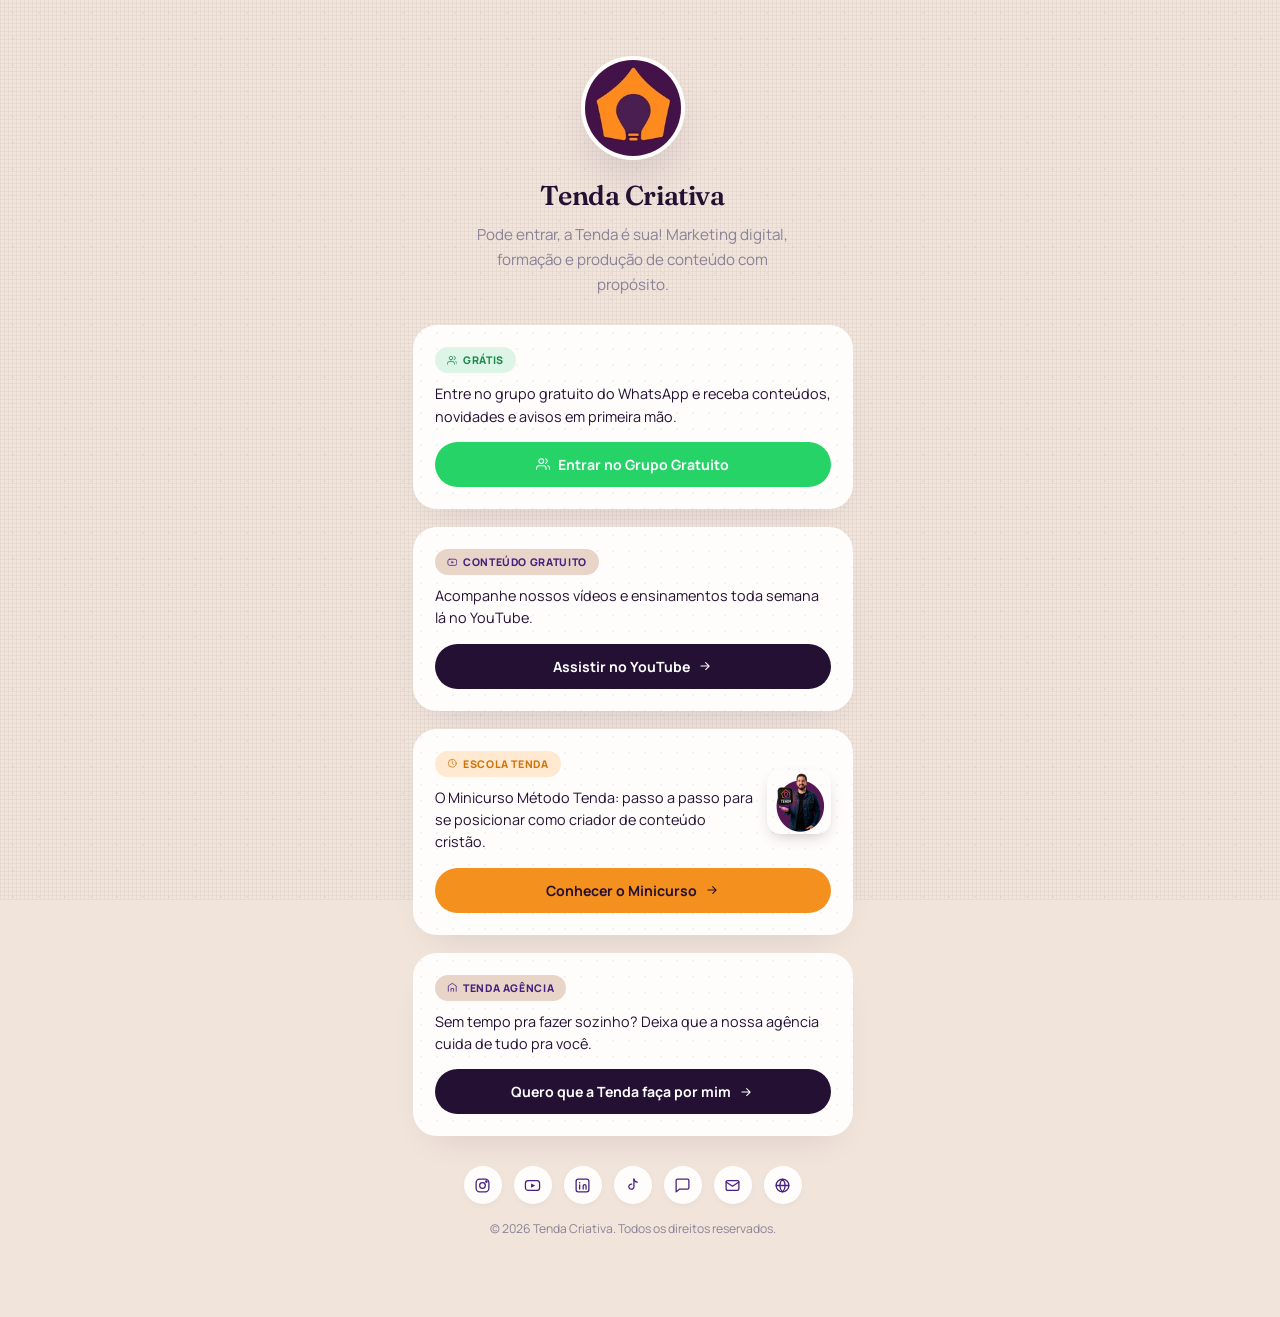
<file: index.html>
<!DOCTYPE html>
<html lang="pt-BR">
<head>
<meta charset="UTF-8">
<meta name="viewport" content="width=device-width, initial-scale=1.0">
<title>Tenda Criativa | Marketing e Criação de Conteúdo para Cristãos</title>
<meta name="description" content="Grupo gratuito no WhatsApp, YouTube, minicursos da Escola Tenda e mentoria. Agência de marketing digital cristã: fale com a Tenda Criativa.">
<meta name="keywords" content="tenda criativa, agência de marketing cristã, criação de conteúdo para cristãos, minicurso criação de conteúdo">
<meta name="robots" content="index, follow, max-image-preview:large">
<meta name="author" content="Tenda Criativa">
<meta name="theme-color" content="#241049">
<link rel="canonical" href="https://www.tendacriativa.com.br/">
<meta property="og:type" content="website">
<meta property="og:locale" content="pt_BR">
<meta property="og:site_name" content="Tenda Criativa">
<meta property="og:title" content="Tenda Criativa | Marketing e Criação de Conteúdo para Cristãos">
<meta property="og:description" content="Grupo gratuito no WhatsApp, YouTube, minicursos da Escola Tenda e mentoria. Agência de marketing digital cristã: fale com a Tenda Criativa.">
<meta property="og:url" content="https://www.tendacriativa.com.br/">
<meta property="og:image" content="https://www.tendacriativa.com.br/assets/img/logo.jpg">
<meta name="twitter:card" content="summary_large_image">
<meta name="twitter:title" content="Tenda Criativa | Marketing e Criação de Conteúdo para Cristãos">
<meta name="twitter:description" content="Grupo gratuito no WhatsApp, YouTube, minicursos da Escola Tenda e mentoria. Agência de marketing digital cristã: fale com a Tenda Criativa.">
<meta name="twitter:image" content="https://www.tendacriativa.com.br/assets/img/logo.jpg">
<link rel="preconnect" href="https://fonts.googleapis.com">
<link href="https://fonts.googleapis.com/css2?family=Fraunces:opsz,wght@9..144,500;9..144,600;9..144,700&family=Manrope:wght@400;500;600;700;800&display=swap" rel="stylesheet">
<link rel="stylesheet" href="assets/css/style.css">
<link rel="icon" type="image/jpeg" href="assets/img/logo.jpg">
</head>
<body>

<div class="bg-blobs" aria-hidden="true"></div>

<!-- BIO LINK HOME -->
<main class="biolink-page">
  <div class="biolink-card">
    <div class="biolink-head" data-reveal>
      <div class="biolink-avatar">
        <img src="assets/img/logo.jpg" alt="Logo Tenda Criativa">
      </div>
      <h1 class="biolink-name">Tenda Criativa</h1>
      <p class="biolink-tagline">Pode entrar, a Tenda é sua! Marketing digital, formação e produção de conteúdo com propósito.</p>
    </div>

    <div class="link-list">
      <!-- 1. GRUPO GRATUITO DO WHATSAPP -->
      <a href="https://chat.whatsapp.com/EhhcAEvkJXY7zq3diK09Hz" target="_blank" rel="noopener" class="link-item tone-green" data-reveal>
        <div class="link-item-top">
          <div class="link-item-copy">
            <span class="link-item-badge"><svg class="icon" viewBox="0 0 24 24"><path d="M17 21v-2a4 4 0 00-4-4H5a4 4 0 00-4 4v2M9 11a4 4 0 100-8 4 4 0 000 8zM23 21v-2a4 4 0 00-3-3.9M16 3.1a4 4 0 010 7.8"/></svg>Grátis</span>
            <p>Entre no grupo gratuito do WhatsApp e receba conteúdos, novidades e avisos em primeira mão.</p>
          </div>
        </div>
        <span class="link-item-cta"><svg class="icon" viewBox="0 0 24 24"><path d="M17 21v-2a4 4 0 00-4-4H5a4 4 0 00-4 4v2M9 11a4 4 0 100-8 4 4 0 000 8zM23 21v-2a4 4 0 00-3-3.9M16 3.1a4 4 0 010 7.8"/></svg>Entrar no Grupo Gratuito</span>
      </a>

      <!-- 2. YOUTUBE -->
      <a href="https://www.youtube.com/@aTendaCriativa" target="_blank" rel="noopener" class="link-item" data-reveal>
        <div class="link-item-top">
          <div class="link-item-copy">
            <span class="link-item-badge"><svg class="icon" viewBox="0 0 24 24"><rect x="2" y="5" width="20" height="14" rx="4"/><path d="M10 9l6 3-6 3V9z" fill="currentColor" stroke="none"/></svg>Conteúdo Gratuito</span>
            <p>Acompanhe nossos vídeos e ensinamentos toda semana lá no YouTube.</p>
          </div>
        </div>
        <span class="link-item-cta">Assistir no YouTube <svg class="icon" viewBox="0 0 24 24"><path d="M5 12h14M13 6l6 6-6 6"/></svg></span>
      </a>

      <!-- 3. MINICURSO Escola Tenda -->
      <a href="metodo-tenda" class="link-item tone-orange" data-reveal>
        <div class="link-item-top">
          <div class="link-item-copy">
            <span class="link-item-badge"><svg class="icon" viewBox="0 0 24 24"><circle cx="12" cy="12" r="9"/><path d="M12 7v5l3 3"/></svg>Escola Tenda</span>
            <p>O Minicurso Método Tenda: passo a passo para se posicionar como criador de conteúdo cristão.</p>
          </div>
          <div class="link-item-thumb">
            <img src="assets/img/marcos-metodo-tenda.webp" alt="Minicurso Escola Tenda">
          </div>
        </div>
        <span class="link-item-cta">Conhecer o Minicurso <svg class="icon" viewBox="0 0 24 24"><path d="M5 12h14M13 6l6 6-6 6"/></svg></span>
      </a>

      <!-- 5. QUERO QUE A TENDA FAÇA POR MIM -->
      <a href="tenda-agencia" target="_blank" rel="noopener" class="link-item" data-reveal>
        <div class="link-item-top">
          <div class="link-item-copy">
            <span class="link-item-badge"><svg class="icon" viewBox="0 0 24 24"><path d="M3 21V9l9-6 9 6v12M9 21v-6h6v6"/></svg>Tenda Agência</span>
            <p>Sem tempo pra fazer sozinho? Deixa que a nossa agência cuida de tudo pra você.</p>
          </div>
        </div>
        <span class="link-item-cta">Quero que a Tenda faça por mim <svg class="icon" viewBox="0 0 24 24"><path d="M5 12h14M13 6l6 6-6 6"/></svg></span>
      </a>
    </div>

    <div class="biolink-foot" data-reveal>
      <div class="socials">
        <a href="https://www.instagram.com/tenda.criativa" target="_blank" rel="noopener" aria-label="Instagram">
          <svg class="icon" viewBox="0 0 24 24"><rect x="3" y="3" width="18" height="18" rx="5"/><circle cx="12" cy="12" r="4"/><circle cx="17.5" cy="6.5" r="1"/></svg>
        </a>
        <a href="https://www.youtube.com/@aTendaCriativa" target="_blank" rel="noopener" aria-label="YouTube">
          <svg class="icon" viewBox="0 0 24 24"><rect x="2" y="5" width="20" height="14" rx="4"/><path d="M10 9l6 3-6 3V9z" fill="currentColor" stroke="none"/></svg>
        </a>
        <a href="https://www.linkedin.com/company/agencia-tenda-criativa/posts/" target="_blank" rel="noopener" aria-label="LinkedIn">
          <svg class="icon" viewBox="0 0 24 24"><rect x="3" y="3" width="18" height="18" rx="3"/><circle cx="8" cy="8.2" r="1.1" fill="currentColor" stroke="none"/><path d="M8 11v6M13 17v-4c0-1.4.9-2.3 2.2-2.3S17 11.6 17 13v4"/></svg>
        </a>
        <a href="https://www.tiktok.com/@tendacriativa" target="_blank" rel="noopener" aria-label="TikTok">
          <svg class="icon" viewBox="0 0 24 24"><path d="M14 3v10.6a3.6 3.6 0 11-3.1-3.56"/><path d="M14 3c.35 2.3 2.1 4.1 4.6 4.4"/></svg>
        </a>
        <a href="https://wa.me/5511978416850?text=Ol%C3%A1%2C%20vim%20do%20site%20e%20gostaria%20de%20mais%20informa%C3%A7%C3%B5es%20sobre%20a%20Tenda%20Criativa." target="_blank" rel="noopener" aria-label="WhatsApp">
          <svg class="icon" viewBox="0 0 24 24"><path d="M21 15a2 2 0 01-2 2H8l-5 4V5a2 2 0 012-2h14a2 2 0 012 2z"/></svg>
        </a>
        <a href="https://tendacriativa.substack.com/" target="_blank" rel="noopener" aria-label="Newsletter">
          <svg class="icon" viewBox="0 0 24 24"><rect x="3" y="5" width="18" height="14" rx="2"/><path d="M3 7l9 6 9-6"/></svg>
        </a>
        <a href="home" aria-label="Site">
          <svg class="icon" viewBox="0 0 24 24"><circle cx="12" cy="12" r="9"/><path d="M3 12h18M12 3c2.5 2.5 3.8 5.7 3.8 9s-1.3 6.5-3.8 9c-2.5-2.5-3.8-5.7-3.8-9s1.3-6.5 3.8-9z"/></svg>
        </a>
      </div>
      <p style="margin-top:16px">© 2026 Tenda Criativa. Todos os direitos reservados.</p>
    </div>
  </div>
</main>

<script src="assets/js/script.js"></script>
</body>
</html>
</file>
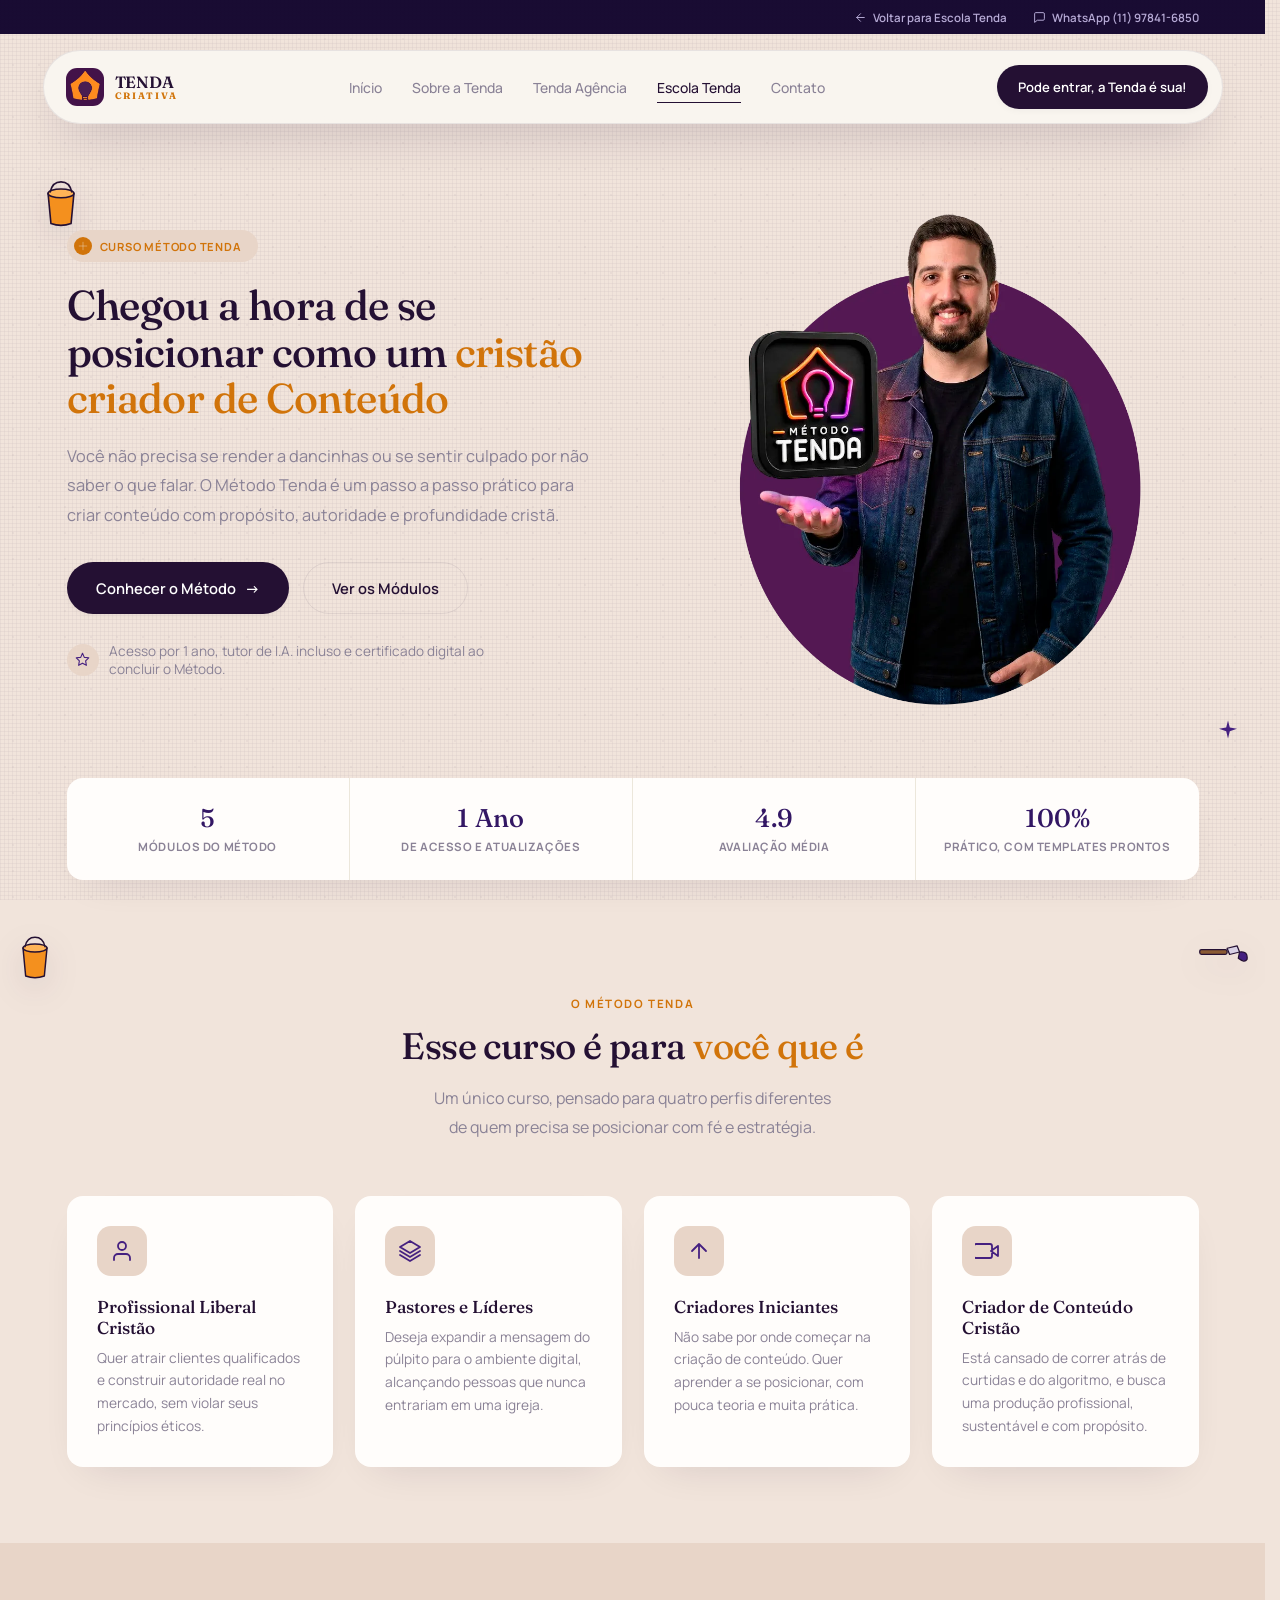
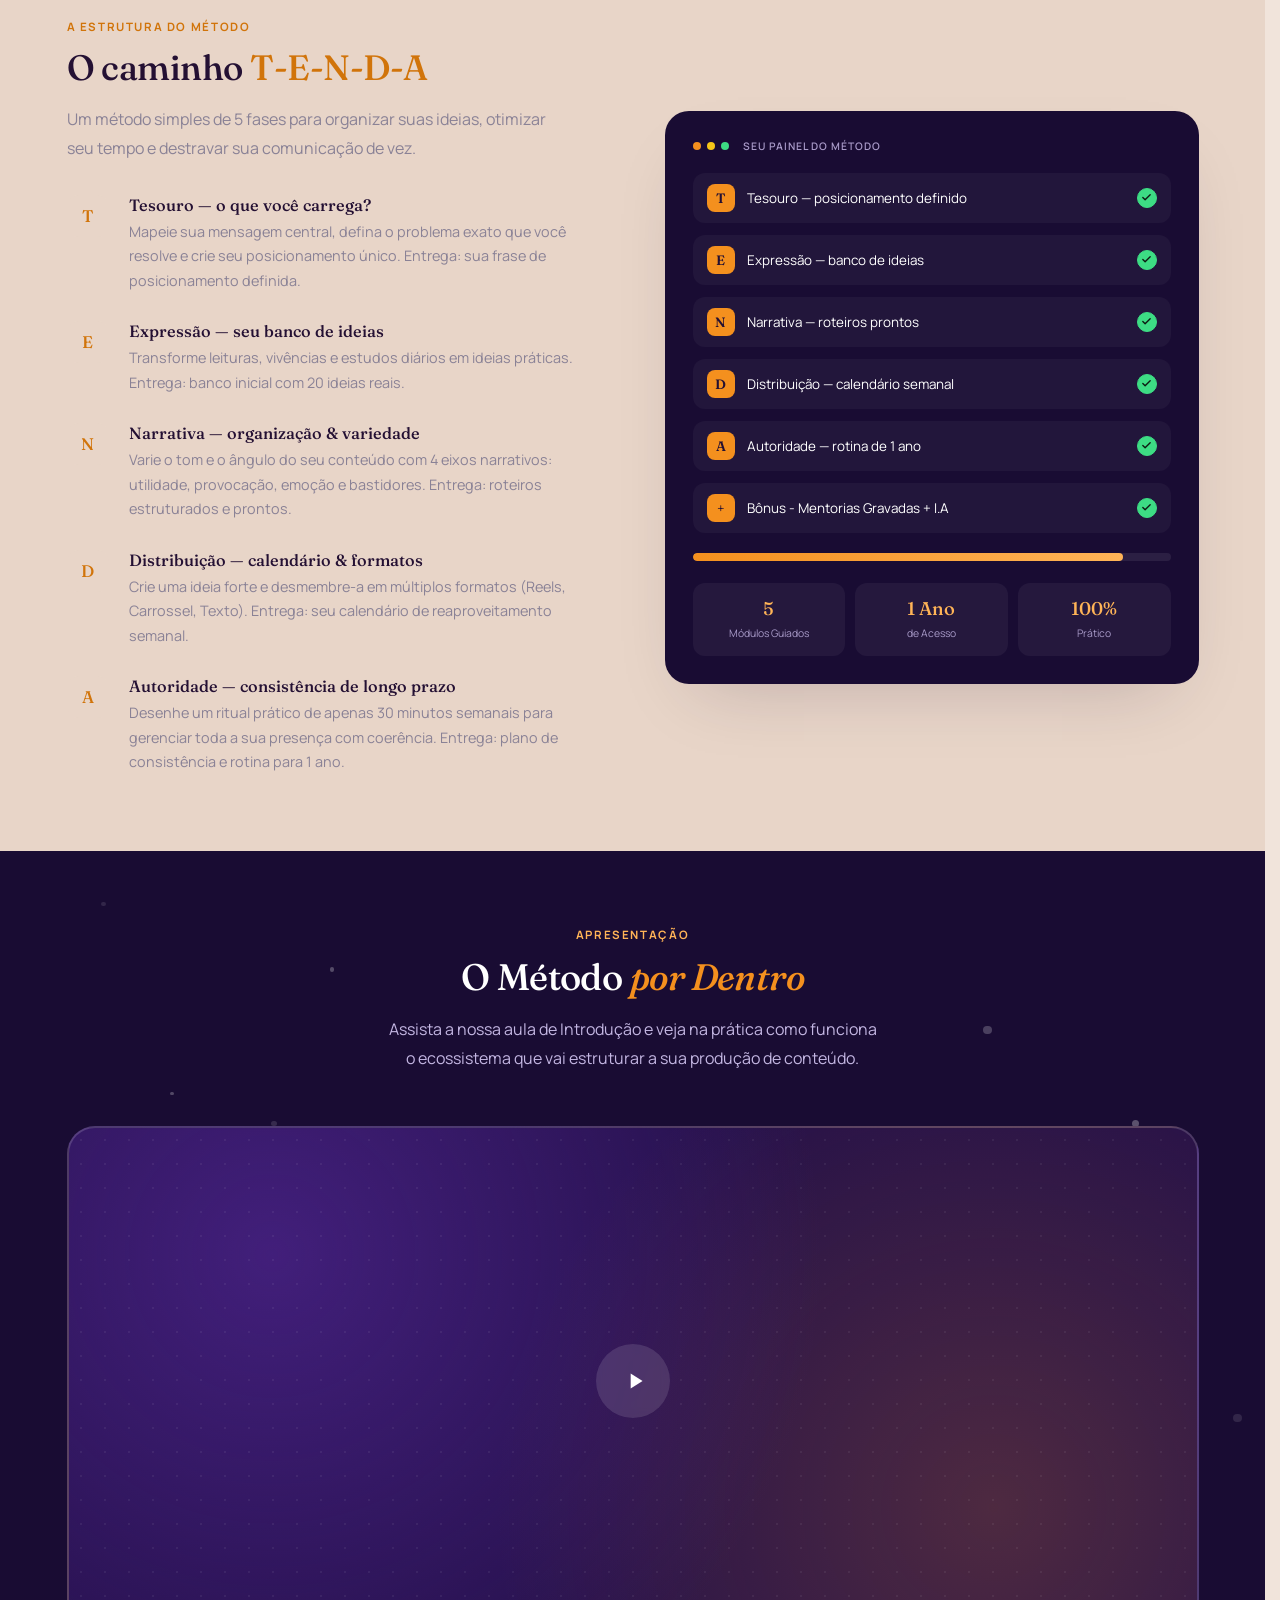
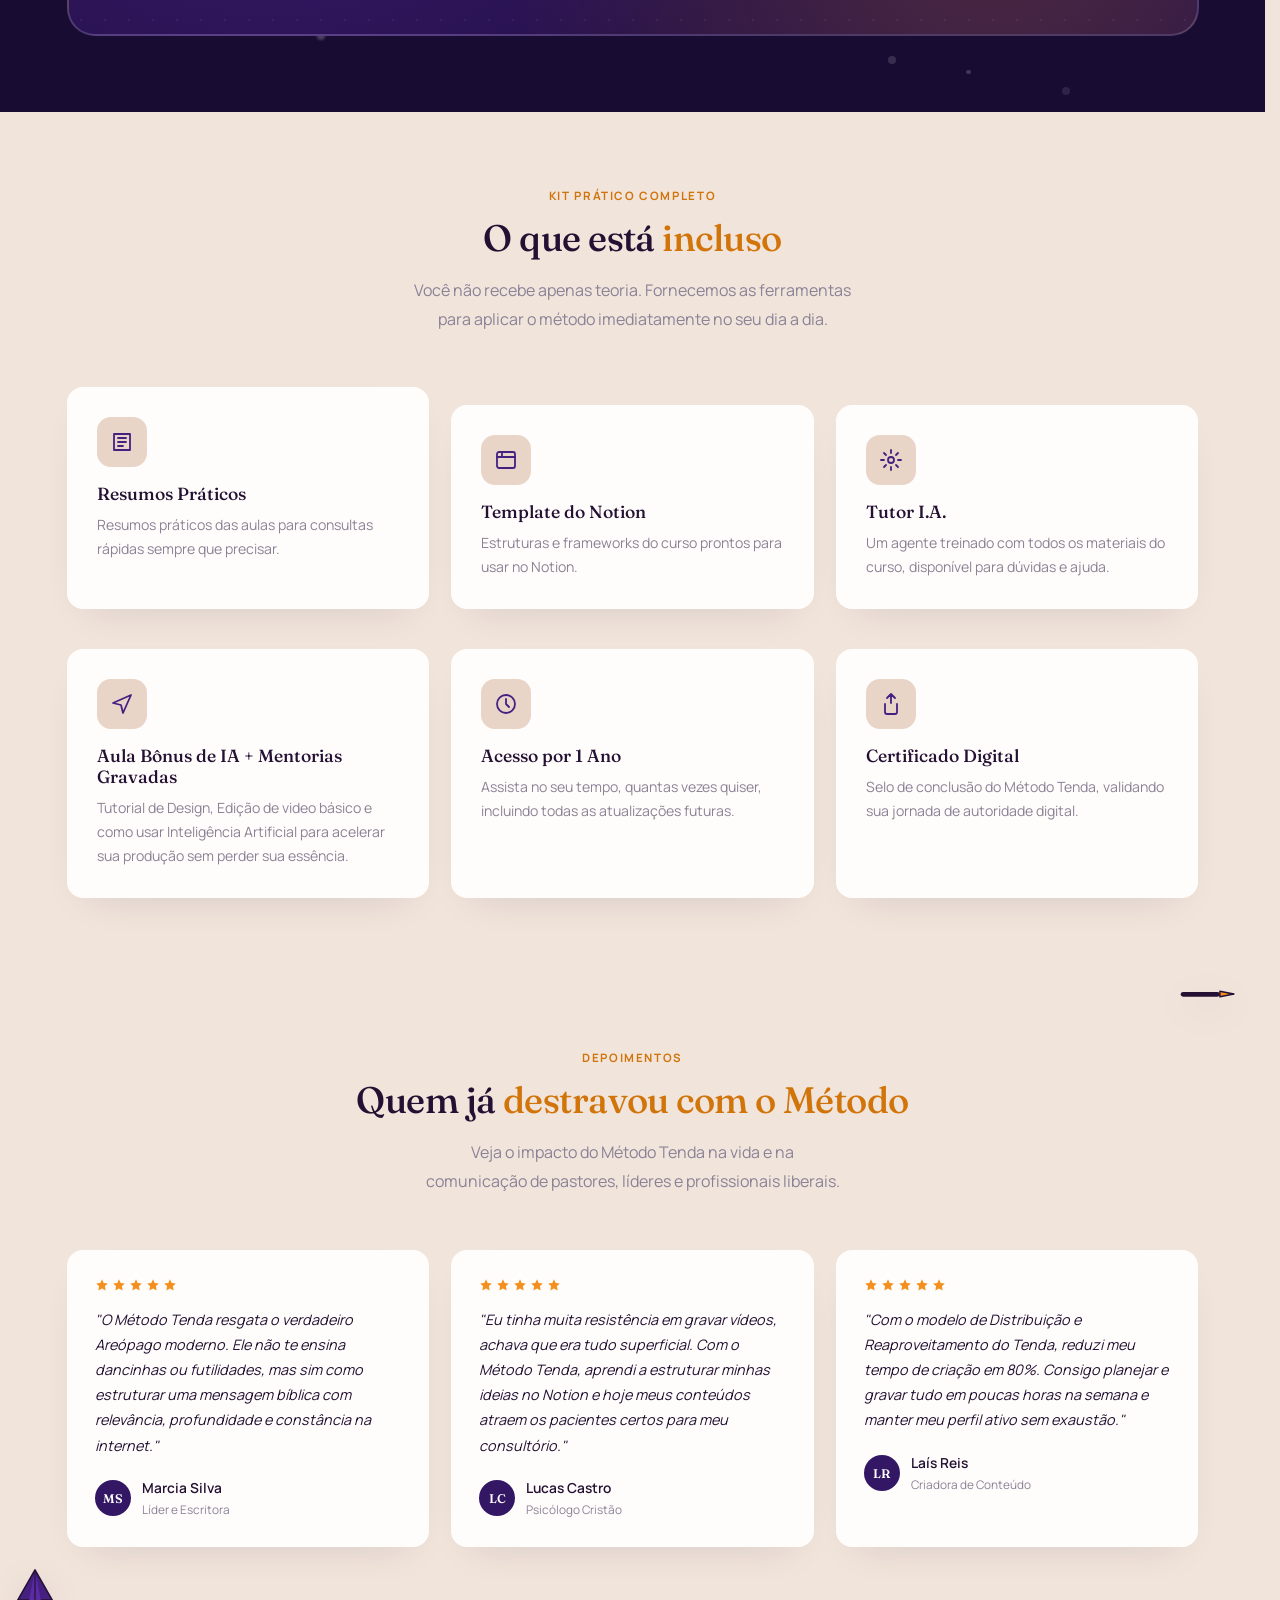
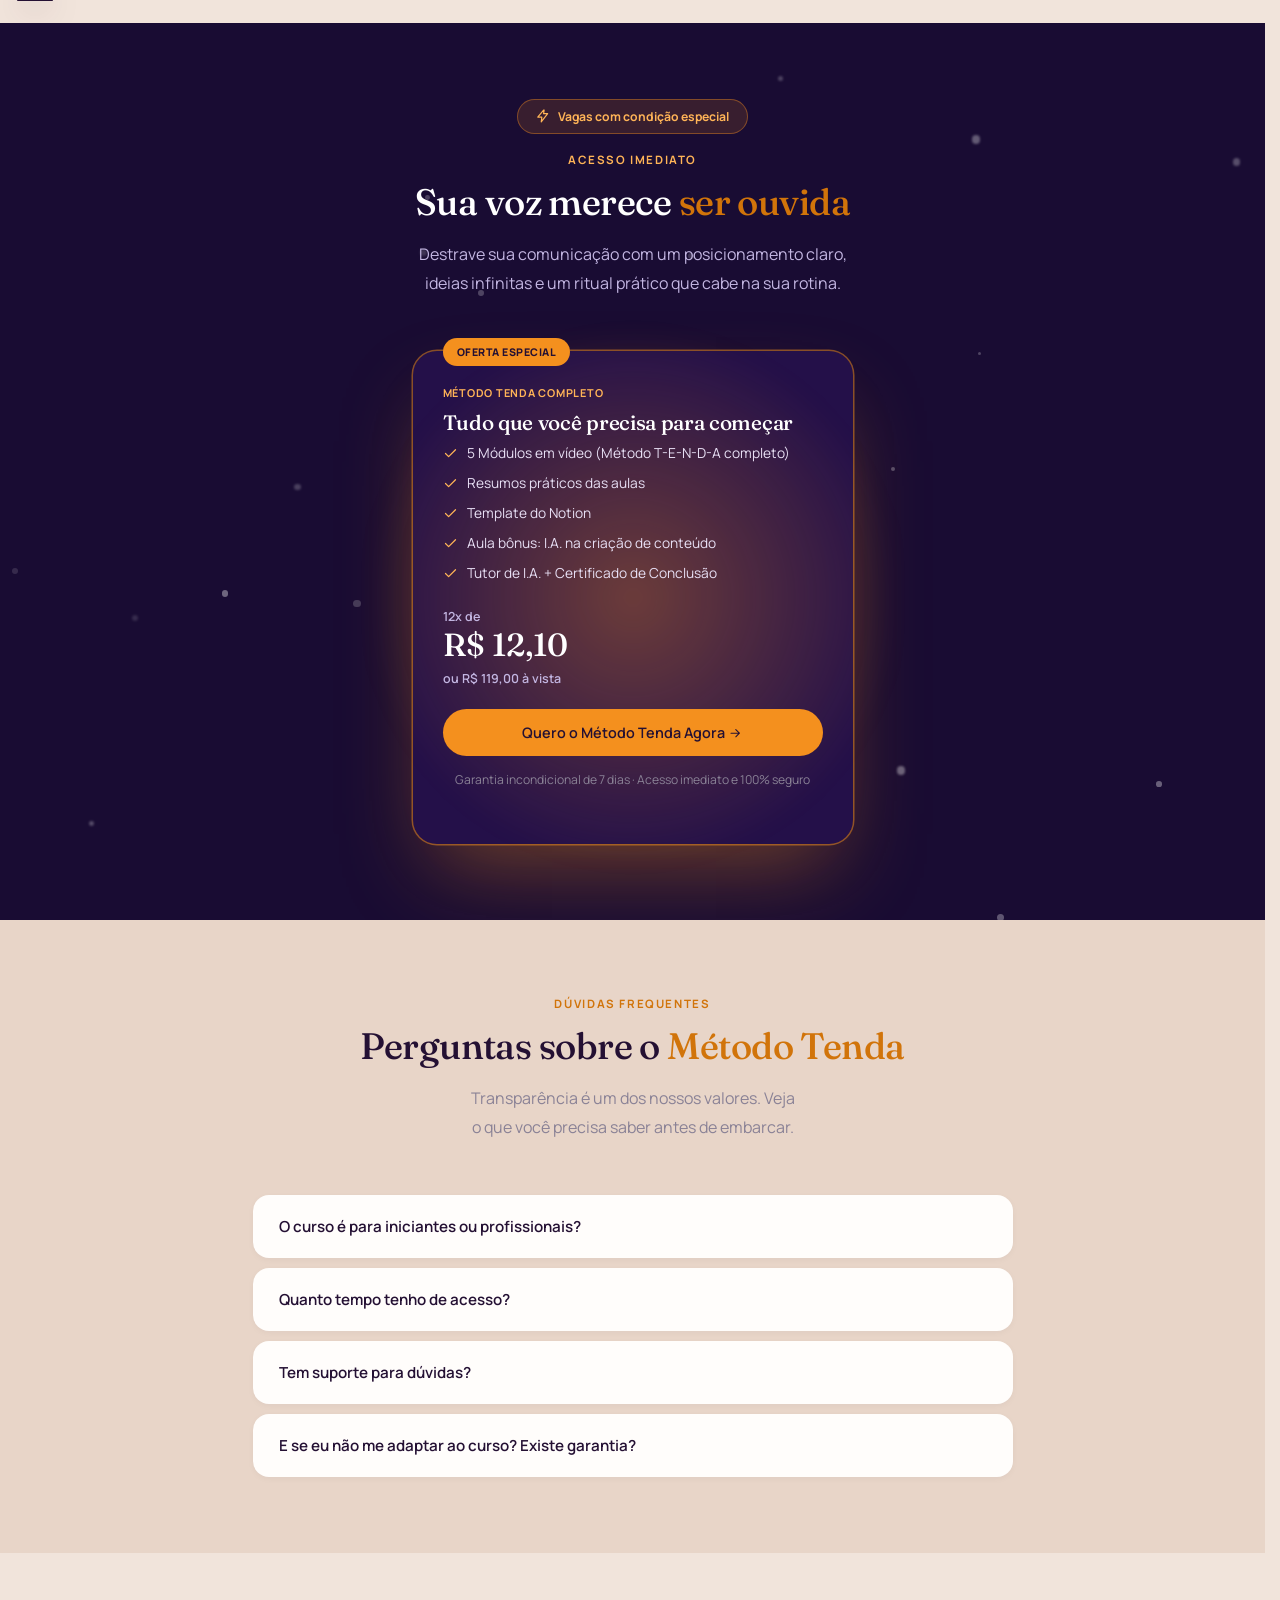
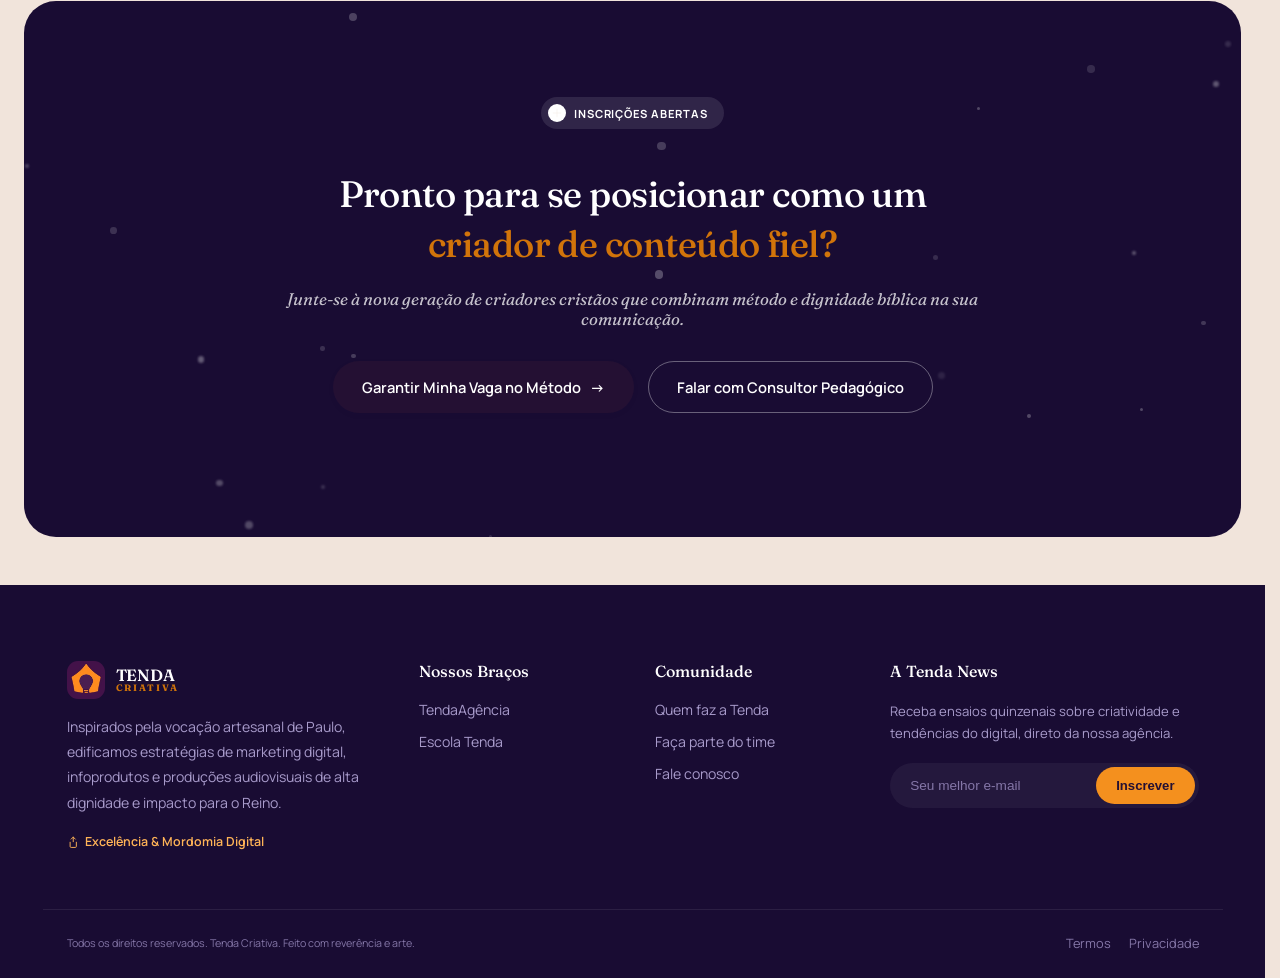
<file: metodo-tenda.html>
<!DOCTYPE html>
<html lang="pt-BR">
<head>
<meta charset="UTF-8">
<meta name="viewport" content="width=device-width, initial-scale=1.0">
<title>Método Tenda | Curso de Criação de Conteúdo para Cristãos</title>
<meta name="description" content="Curso Método Tenda: 5 módulos para cristãos se posicionarem como criadores de conteúdo com propósito e autoridade. Certificado, template Notion e tutor de I.A. 12x de R$ 12,10.">
<meta name="keywords" content="método tenda, curso criação de conteúdo cristão, como ser criador de conteúdo cristão, marketing digital para cristãos, posicionamento cristão">
<meta name="robots" content="index, follow, max-image-preview:large">
<meta name="author" content="Tenda Criativa">
<meta name="theme-color" content="#241049">
<link rel="canonical" href="https://www.tendacriativa.com.br/metodo-tenda">
<meta property="og:type" content="website">
<meta property="og:locale" content="pt_BR">
<meta property="og:site_name" content="Tenda Criativa">
<meta property="og:title" content="Método Tenda | Curso de Criação de Conteúdo para Cristãos">
<meta property="og:description" content="Curso Método Tenda: 5 módulos para cristãos se posicionarem como criadores de conteúdo com propósito e autoridade. Certificado, template Notion e tutor de I.A. 12x de R$ 12,10.">
<meta property="og:url" content="https://www.tendacriativa.com.br/metodo-tenda">
<meta property="og:image" content="https://www.tendacriativa.com.br/assets/img/logo.jpg">
<meta name="twitter:card" content="summary_large_image">
<meta name="twitter:title" content="Método Tenda | Curso de Criação de Conteúdo para Cristãos">
<meta name="twitter:description" content="Curso Método Tenda: 5 módulos para cristãos se posicionarem como criadores de conteúdo com propósito e autoridade. Certificado, template Notion e tutor de I.A. 12x de R$ 12,10.">
<meta name="twitter:image" content="https://www.tendacriativa.com.br/assets/img/logo.jpg">
<script type="application/ld+json">{"@context":"https://schema.org","@type":"Course","name":"Método Tenda","description":"Curso Método Tenda: 5 módulos para cristãos se posicionarem como criadores de conteúdo com propósito e autoridade. Certificado, template Notion e tutor de I.A. 12x de R$ 12,10.","provider":{"@type":"Organization","name":"Escola Tenda by Tenda Criativa","url":"https://www.tendacriativa.com.br/"},"inLanguage":"pt-BR","offers":{"@type":"Offer","price":"119.00","priceCurrency":"BRL","url":"https://www.tendacriativa.com.br/metodo-tenda","availability":"https://schema.org/InStock"}}</script>
<link rel="preconnect" href="https://fonts.googleapis.com">
<link href="https://fonts.googleapis.com/css2?family=Fraunces:opsz,wght@9..144,500;9..144,600;9..144,700&family=Manrope:wght@400;500;600;700;800&display=swap" rel="stylesheet">
<link rel="stylesheet" href="assets/css/style.css">
<link rel="icon" type="image/jpeg" href="assets/img/logo.jpg">
</head>
<body>

<div class="bg-blobs" aria-hidden="true"></div>

<!-- HEADER -->
<header class="site-header" id="header">
  <div class="topbar">
    <div class="container">
      <a href="escola-tenda"><svg class="icon" viewBox="0 0 24 24"><path d="M19 12H5M12 19l-7-7 7-7"/></svg>Voltar para Escola Tenda</a>
      <a href="https://wa.me/5511978416850?text=Ol%C3%A1%2C%20vim%20do%20site%20e%20gostaria%20de%20mais%20informa%C3%A7%C3%B5es%20sobre%20a%20Tenda%20Criativa." target="_blank" rel="noopener"><svg class="icon" viewBox="0 0 24 24"><path d="M21 15a2 2 0 01-2 2H8l-5 4V5a2 2 0 012-2h14a2 2 0 012 2z"/></svg>WhatsApp (11) 97841-6850</a>
    </div>
  </div>
  <div class="header-bar">
    <div class="header-inner">
      <a href="home" class="logo">
        <span class="logo-mark"><img src="assets/img/logo.jpg" alt="Logo Tenda Criativa"></span>
        <span class="logo-word"><b>TENDA</b><span>CRIATIVA</span></span>
      </a>
      <nav class="nav" id="nav">
        <a href="home">Início</a>
        <a href="sobre">Sobre a Tenda</a>
        <a href="tenda-agencia">Tenda Agência</a>
        <a href="escola-tenda" class="active">Escola Tenda</a>
        <a href="https://wa.me/5511978416850?text=Ol%C3%A1%2C%20vim%20do%20site%20e%20gostaria%20de%20mais%20informa%C3%A7%C3%B5es%20sobre%20a%20Tenda%20Criativa." target="_blank" rel="noopener">Contato</a>
      </nav>
      <a href="https://wa.me/5511978416850?text=Ol%C3%A1%2C%20vim%20do%20site%20e%20gostaria%20de%20mais%20informa%C3%A7%C3%B5es%20sobre%20a%20Tenda%20Criativa." target="_blank" rel="noopener" class="btn btn-primary btn-sm">Pode entrar, a Tenda é sua!</a>
      <button class="menu-toggle" id="menuToggle" aria-label="menu">
        <span></span><span></span><span></span>
      </button>
    </div>
  </div>
</header>

<!-- CLASS HERO -->
<section class="class-hero">
  <div class="doodle-layer" aria-hidden="true">
    <div class="doodle" style="--r:-9deg;top:8%;left:3%;width:46px;height:52px;animation-delay:.4s">
      <svg viewBox="0 0 64 72"><path d="M14 24 L50 24 L46 66 Q32 71 18 66 Z" fill="#f4901e" stroke="#241033" stroke-width="2.2" stroke-linejoin="round"/><ellipse cx="32" cy="24" rx="18" ry="6" fill="#ffb457" stroke="#241033" stroke-width="2.2"/><path d="M17 22 Q20 8 32 8 Q44 8 47 22" fill="none" stroke="#241033" stroke-width="2.2" stroke-linecap="round"/></svg>
    </div>
    <div class="doodle" style="--r:8deg;bottom:4%;right:2%;width:24px;height:24px;animation-delay:1s">
      <svg viewBox="0 0 40 40"><path d="M20 4 L23 16 L35 18 L23 22 L20 34 L17 22 L5 18 L17 16 Z" fill="#452080"/></svg>
    </div>
  </div>
  <div class="container class-hero-grid">
    <div class="hc" data-reveal>
      <span class="pill pill-orange"><span class="pill-dot"><svg viewBox="0 0 24 24"><path d="M12 2v20M2 12h20"/></svg></span>Curso Método Tenda</span>
      <h1>Chegou a hora de se posicionar como um <span class="accent">cristão criador de Conteúdo </span></h1>
      <p class="hero-desc">Você não precisa se render a dancinhas ou se sentir culpado por não saber o que falar. O Método Tenda é um passo a passo prático para criar conteúdo com propósito, autoridade e profundidade cristã.</p>
      <div class="hero-actions">
        <a href="#curso" class="btn btn-primary">Conhecer o Método <span class="arrow">→</span></a>
        <a href="#modulos" class="btn btn-ghost">Ver os Módulos</a>
      </div>
      <div class="hero-tags">
        <span class="tag-icon"><svg class="icon" viewBox="0 0 24 24"><path d="M12 2l2.9 6.6L22 9.3l-5 4.9 1.2 7.1L12 17.9 5.8 21.3 7 14.2 2 9.3l7.1-.7z"/></svg></span>
        <p>Acesso por 1 ano, tutor de I.A. incluso e certificado digital ao concluir o Método.</p>
      </div>
    </div>
    <div data-reveal data-tilt>
              <img src="assets/img/marcos-metodo-tenda.webp" alt="Apresentador do Método Tenda">
    </div>
  </div>
</section>

<!-- STAT STRIP -->
<section class="section pt-sm pb-sm">
  <div class="container" data-reveal>
    <div class="stat-strip">
      <div><strong data-count="5">0</strong><small>Módulos do Método</small></div>
      <div><strong>1 Ano</strong><small>de Acesso e Atualizações</small></div>
      <div><strong>4.9</strong><small>Avaliação Média</small></div>
      <div><strong data-count="100">0%</strong><small>Prático, com Templates Prontos</small></div>
    </div>
  </div>
</section>

<!-- PARA QUEM É -->
<section class="section" id="curso">
  <div class="doodle-layer" aria-hidden="true">
    <div class="doodle" style="--r:-7deg;top:2%;left:1%;width:44px;height:48px;animation-delay:.3s">
      <svg viewBox="0 0 64 72"><path d="M14 24 L50 24 L46 66 Q32 71 18 66 Z" fill="#f4901e" stroke="#241033" stroke-width="2.2" stroke-linejoin="round"/><ellipse cx="32" cy="24" rx="18" ry="6" fill="#ffb457" stroke="#241033" stroke-width="2.2"/><path d="M17 22 Q20 8 32 8 Q44 8 47 22" fill="none" stroke="#241033" stroke-width="2.2" stroke-linecap="round"/></svg>
    </div>
    <div class="doodle" style="--r:9deg;top:3%;right:1%;width:56px;height:26px;animation-delay:1.1s">
      <svg viewBox="0 0 90 40"><rect x="6" y="16" width="44" height="8" rx="3" fill="#8a5a34" stroke="#241033" stroke-width="2"/><path d="M50 14 L66 10 L70 20 L54 24 Z" fill="#d8d0e4" stroke="#241033" stroke-width="2" stroke-linejoin="round"/><path d="M70 20 Q84 18 82 32 Q78 38 68 30 Z" fill="#452080" stroke="#241033" stroke-width="2" stroke-linejoin="round"/></svg>
    </div>
  </div>
  <div class="container">
    <div class="section-head center" data-reveal>
      <span class="eyebrow">O Método Tenda</span>
      <h2>Esse curso é para <span class="accent">você que é</span></h2>
      <p>Um único curso, pensado para quatro perfis diferentes de quem precisa se posicionar com fé e estratégia.</p>
    </div>

    <div class="specialties-grid">
      <div class="specialty-card" data-reveal data-tilt>
        <span class="card-icon"><svg class="icon" viewBox="0 0 24 24"><path d="M20 21v-2a4 4 0 00-4-4H8a4 4 0 00-4 4v2M12 11a4 4 0 100-8 4 4 0 000 8z"/></svg></span>
        <strong>Profissional Liberal Cristão</strong>
        <p>Quer atrair clientes qualificados e construir autoridade real no mercado, sem violar seus princípios éticos.</p>
      </div>
      <div class="specialty-card" data-reveal data-tilt>
        <span class="card-icon"><svg class="icon" viewBox="0 0 24 24"><path d="M12 2L2 8l10 6 10-6-10-6zM2 16l10 6 10-6M2 12l10 6 10-6"/></svg></span>
        <strong>Pastores e Líderes</strong>
        <p>Deseja expandir a mensagem do púlpito para o ambiente digital, alcançando pessoas que nunca entrariam em uma igreja.</p>
      </div>
      <div class="specialty-card" data-reveal data-tilt>
        <span class="card-icon"><svg class="icon" viewBox="0 0 24 24"><path d="M12 19V5M5 12l7-7 7 7"/></svg></span>
        <strong>Criadores Iniciantes</strong>
        <p>Não sabe por onde começar na criação de conteúdo. Quer aprender a se posicionar, com pouca teoria e muita prática.</p>
      </div>
      <div class="specialty-card" data-reveal data-tilt>
        <span class="card-icon"><svg class="icon" viewBox="0 0 24 24"><path d="M23 7l-7 5 7 5V7zM1 5h14a2 2 0 012 2v10a2 2 0 01-2 2H1a2 2 0 01-2-2V7a2 2 0 012-2z"/></svg></span>
        <strong>Criador de Conteúdo Cristão</strong>
        <p>Está cansado de correr atrás de curtidas e do algoritmo, e busca uma produção profissional, sustentável e com propósito.</p>
      </div>
    </div>
  </div>
</section>

<!-- MÓDULOS T-E-N-D-A -->
<section class="section alt-bg" id="modulos">
  <div class="container method-grid">
    <div class="method-copy" data-reveal>
      <span class="eyebrow">A Estrutura do Método</span>
      <h2>O caminho <span class="accent">T-E-N-D-A</span></h2>
      <p>Um método simples de 5 fases para organizar suas ideias, otimizar seu tempo e destravar sua comunicação de vez.</p>

      <ul class="method-list">
        <li>
          <span class="num">T</span>
          <div><strong>Tesouro — o que você carrega?</strong><p>Mapeie sua mensagem central, defina o problema exato que você resolve e crie seu posicionamento único. Entrega: sua frase de posicionamento definida.</p></div>
        </li>
        <li>
          <span class="num">E</span>
          <div><strong>Expressão — seu banco de ideias</strong><p>Transforme leituras, vivências e estudos diários em ideias práticas. Entrega: banco inicial com 20 ideias reais.</p></div>
        </li>
        <li>
          <span class="num">N</span>
          <div><strong>Narrativa — organização &amp; variedade</strong><p>Varie o tom e o ângulo do seu conteúdo com 4 eixos narrativos: utilidade, provocação, emoção e bastidores. Entrega: roteiros estruturados e prontos.</p></div>
        </li>
        <li>
          <span class="num">D</span>
          <div><strong>Distribuição — calendário &amp; formatos</strong><p>Crie uma ideia forte e desmembre-a em múltiplos formatos (Reels, Carrossel, Texto). Entrega: seu calendário de reaproveitamento semanal.</p></div>
        </li>
        <li>
          <span class="num">A</span>
          <div><strong>Autoridade — consistência de longo prazo</strong><p>Desenhe um ritual prático de apenas 30 minutos semanais para gerenciar toda a sua presença com coerência. Entrega: plano de consistência e rotina para 1 ano.</p></div>
        </li>
      </ul>
    </div>

    <div class="method-visual" data-reveal data-tilt>
      <div class="chart-card">
        <div class="chart-card-head">
          <span class="dots"><i></i><i></i><i></i></span>
          <small>SEU PAINEL DO MÉTODO</small>
        </div>
        <div class="progress-checklist">
          <div class="progress-row done"><span class="progress-letter">T</span><span class="progress-label">Tesouro — posicionamento definido</span><span class="progress-status"><svg viewBox="0 0 24 24" fill="none" stroke-linecap="round" stroke-linejoin="round"><path d="M20 6L9 17l-5-5"/></svg></span></div>
          <div class="progress-row done"><span class="progress-letter">E</span><span class="progress-label">Expressão — banco de ideias</span><span class="progress-status"><svg viewBox="0 0 24 24" fill="none" stroke-linecap="round" stroke-linejoin="round"><path d="M20 6L9 17l-5-5"/></svg></span></div>
          <div class="progress-row done"><span class="progress-letter">N</span><span class="progress-label">Narrativa — roteiros prontos</span><span class="progress-status"><svg viewBox="0 0 24 24" fill="none" stroke-linecap="round" stroke-linejoin="round"><path d="M20 6L9 17l-5-5"/></svg></span></div>
          <div class="progress-row done"><span class="progress-letter">D</span><span class="progress-label">Distribuição — calendário semanal</span><span class="progress-status"><svg viewBox="0 0 24 24" fill="none" stroke-linecap="round" stroke-linejoin="round"><path d="M20 6L9 17l-5-5"/></svg></span></div>
          <div class="progress-row done"><span class="progress-letter">A</span><span class="progress-label">Autoridade — rotina de 1 ano</span><span class="progress-status"><svg viewBox="0 0 24 24" fill="none" stroke-linecap="round" stroke-linejoin="round"><path d="M20 6L9 17l-5-5"/></svg></span></div>
          <div class="progress-row done"><span class="progress-letter">+</span><span class="progress-label">Bônus - Mentorias Gravadas + I.A</span><span class="progress-status"><svg viewBox="0 0 24 24" fill="none" stroke-linecap="round" stroke-linejoin="round"><path d="M20 6L9 17l-5-5"/></svg></span></div>

        </div>
        <div class="progress-bar-track"><div class="progress-bar-fill" style="--progress:90%"></div></div>
        <div class="chart-metrics">
          <div><strong>5</strong><small>Módulos Guiados</small></div>
          <div><strong>1 Ano</strong><small>de Acesso</small></div>
          <div><strong>100%</strong><small>Prático</small></div>
        </div>
      </div>
    </div>
  </div>
</section>


<!-- O MÉTODO POR DENTRO -->
<section class="section method-inside-section">
  <div class="cta-3d" aria-hidden="true"></div>
  <div class="container">
    <div class="section-head center" data-reveal>
      <span class="eyebrow">Apresentação</span>
      <h2>O Método <span class="accent-italic">por Dentro</span></h2>
      <p>Assista a nossa aula de Introdução e veja na prática como funciona o ecossistema que vai estruturar a sua produção de conteúdo.</p>
    </div>
    <button type="button" class="method-inside-video" id="openVideoBtn" aria-label="Assistir aula de introdução ao Método Tenda" data-reveal>
      <span class="play-btn-lg"><svg viewBox="0 0 24 24" fill="currentColor" stroke="none"><path d="M8 5v14l11-7z"/></svg></span>
    </button>
  </div>
</section>

<!-- VIDEO MODAL -->
<div class="video-modal" id="videoModal" aria-hidden="true">
  <div class="video-modal-backdrop" data-close-video></div>
  <div class="video-modal-box">
    <button type="button" class="video-modal-close" data-close-video aria-label="Fechar vídeo">
      <svg viewBox="0 0 24 24" fill="none" stroke="currentColor" stroke-width="2" stroke-linecap="round"><path d="M6 6l12 12M18 6L6 18"/></svg>
    </button>
    <div class="video-modal-frame">
      <iframe id="videoModalIframe" src="" title="Aula de Introdução ao Método Tenda" allow="autoplay; encrypted-media" allowfullscreen></iframe>
    </div>
  </div>
</div>

<!-- O QUE ESTÁ INCLUSO -->
<section class="section">
  <div class="container">
    <div class="section-head center" data-reveal>
      <span class="eyebrow">Kit Prático Completo</span>
      <h2>O que está <span class="accent">incluso</span></h2>
      <p>Você não recebe apenas teoria. Fornecemos as ferramentas para aplicar o método imediatamente no seu dia a dia.</p>
    </div>
    <div class="values-grid">
      <div class="value-card" data-reveal data-tilt>
        <span class="card-icon"><svg class="icon" viewBox="0 0 24 24"><path d="M4 4h16v16H4zM8 8h8M8 12h8M8 16h5"/></svg></span>
        <strong>Resumos Práticos</strong>
        <p>Resumos práticos das aulas para consultas rápidas sempre que precisar.</p>
      </div>
      <div class="value-card" data-reveal data-tilt>
        <span class="card-icon"><svg class="icon" viewBox="0 0 24 24"><rect x="3" y="4" width="18" height="16" rx="2"/><path d="M3 9h18M8 4v5"/></svg></span>
        <strong>Template do Notion</strong>
        <p>Estruturas e frameworks do curso prontos para usar no Notion.</p>
      </div>
      <div class="value-card" data-reveal data-tilt>
        <span class="card-icon"><svg class="icon" viewBox="0 0 24 24"><circle cx="12" cy="12" r="3"/><path d="M12 2v3M12 19v3M22 12h-3M5 12H2M19 5l-2 2M7 17l-2 2M19 19l-2-2M7 7L5 5"/></svg></span>
        <strong>Tutor I.A.</strong>
        <p>Um agente treinado com todos os materiais do curso, disponível para dúvidas e ajuda.</p>
      </div>
      <div class="value-card" data-reveal data-tilt>
        <span class="card-icon"><svg class="icon" viewBox="0 0 24 24"><path d="M3 11l18-8-8 18-2-8-8-2z"/></svg></span>
        <strong>Aula Bônus de IA + Mentorias Gravadas</strong>
        <p>Tutorial de Design, Edição de video básico e como usar Inteligência Artificial para acelerar sua produção sem perder sua essência.</p>
      </div>
      <div class="value-card" data-reveal data-tilt>
        <span class="card-icon"><svg class="icon" viewBox="0 0 24 24"><circle cx="12" cy="12" r="9"/><path d="M12 7v5l3 3"/></svg></span>
        <strong>Acesso por 1 Ano</strong>
        <p>Assista no seu tempo, quantas vezes quiser, incluindo todas as atualizações futuras.</p>
      </div>
      <div class="value-card" data-reveal data-tilt>
        <span class="card-icon"><svg class="icon" viewBox="0 0 24 24"><path d="M12 2v9M8 6l4-4 4 4M6 12v8a2 2 0 002 2h8a2 2 0 002-2v-8"/></svg></span>
        <strong>Certificado Digital</strong>
        <p>Selo de conclusão do Método Tenda, validando sua jornada de autoridade digital.</p>
      </div>
    </div>
  </div>
</section>

<!-- TESTIMONIALS -->
<section class="section">
  <div class="doodle-layer" aria-hidden="true">
    <div class="doodle" style="--r:8deg;top:2%;right:2%;width:64px;height:14px;animation-delay:.5s">
      <svg viewBox="0 0 90 20"><rect x="6" y="7" width="56" height="7" rx="3.5" fill="#241033"/><path d="M62 6 L82 10 L62 14 Z" fill="#f4901e" stroke="#241033" stroke-width="2" stroke-linejoin="round"/><path d="M74 10 L82 10" stroke="#241033" stroke-width="1.4"/></svg>
    </div>
    <div class="doodle" style="--r:-10deg;bottom:3%;left:1%;width:44px;height:36px;animation-delay:1.4s">
      <svg viewBox="0 0 60 50"><path d="M30 4 L54 46 L6 46 Z" fill="#452080" stroke="#241033" stroke-width="2.2" stroke-linejoin="round"/><path d="M30 4 L38 46 L22 46 Z" fill="#5a2ba3" stroke-width="0"/><path d="M30 4 L30 46" stroke="#241033" stroke-width="1.6"/></svg>
    </div>
  </div>
  <div class="container">
    <div class="section-head center" data-reveal>
      <span class="eyebrow">Depoimentos</span>
      <h2>Quem já <span class="accent">destravou com o Método</span></h2>
      <p>Veja o impacto do Método Tenda na vida e na comunicação de pastores, líderes e profissionais liberais.</p>
    </div>
    <div class="testi-grid">
      <div class="testi-card" data-reveal data-tilt>
        <div class="testi-stars">
          <svg viewBox="0 0 24 24" fill="currentColor" stroke="none"><path d="M12 2l2.9 6.6L22 9.3l-5 4.9 1.2 7.1L12 17.9 5.8 21.3 7 14.2 2 9.3l7.1-.7z"/></svg>
          <svg viewBox="0 0 24 24" fill="currentColor" stroke="none"><path d="M12 2l2.9 6.6L22 9.3l-5 4.9 1.2 7.1L12 17.9 5.8 21.3 7 14.2 2 9.3l7.1-.7z"/></svg>
          <svg viewBox="0 0 24 24" fill="currentColor" stroke="none"><path d="M12 2l2.9 6.6L22 9.3l-5 4.9 1.2 7.1L12 17.9 5.8 21.3 7 14.2 2 9.3l7.1-.7z"/></svg>
          <svg viewBox="0 0 24 24" fill="currentColor" stroke="none"><path d="M12 2l2.9 6.6L22 9.3l-5 4.9 1.2 7.1L12 17.9 5.8 21.3 7 14.2 2 9.3l7.1-.7z"/></svg>
          <svg viewBox="0 0 24 24" fill="currentColor" stroke="none"><path d="M12 2l2.9 6.6L22 9.3l-5 4.9 1.2 7.1L12 17.9 5.8 21.3 7 14.2 2 9.3l7.1-.7z"/></svg>
        </div>
        <p>"O Método Tenda resgata o verdadeiro Areópago moderno. Ele não te ensina dancinhas ou futilidades, mas sim como estruturar uma mensagem bíblica com relevância, profundidade e constância na internet."</p>
        <div class="testi-person">
          <span class="testi-avatar">MS</span>
          <div><strong>Marcia Silva</strong><small>Líder e Escritora</small></div>
        </div>
      </div>
      <div class="testi-card" data-reveal data-tilt>
        <div class="testi-stars">
          <svg viewBox="0 0 24 24" fill="currentColor" stroke="none"><path d="M12 2l2.9 6.6L22 9.3l-5 4.9 1.2 7.1L12 17.9 5.8 21.3 7 14.2 2 9.3l7.1-.7z"/></svg>
          <svg viewBox="0 0 24 24" fill="currentColor" stroke="none"><path d="M12 2l2.9 6.6L22 9.3l-5 4.9 1.2 7.1L12 17.9 5.8 21.3 7 14.2 2 9.3l7.1-.7z"/></svg>
          <svg viewBox="0 0 24 24" fill="currentColor" stroke="none"><path d="M12 2l2.9 6.6L22 9.3l-5 4.9 1.2 7.1L12 17.9 5.8 21.3 7 14.2 2 9.3l7.1-.7z"/></svg>
          <svg viewBox="0 0 24 24" fill="currentColor" stroke="none"><path d="M12 2l2.9 6.6L22 9.3l-5 4.9 1.2 7.1L12 17.9 5.8 21.3 7 14.2 2 9.3l7.1-.7z"/></svg>
          <svg viewBox="0 0 24 24" fill="currentColor" stroke="none"><path d="M12 2l2.9 6.6L22 9.3l-5 4.9 1.2 7.1L12 17.9 5.8 21.3 7 14.2 2 9.3l7.1-.7z"/></svg>
        </div>
        <p>"Eu tinha muita resistência em gravar vídeos, achava que era tudo superficial. Com o Método Tenda, aprendi a estruturar minhas ideias no Notion e hoje meus conteúdos atraem os pacientes certos para meu consultório."</p>
        <div class="testi-person">
          <span class="testi-avatar">LC</span>
          <div><strong>Lucas Castro</strong><small>Psicólogo Cristão</small></div>
        </div>
      </div>
      <div class="testi-card" data-reveal data-tilt>
        <div class="testi-stars">
          <svg viewBox="0 0 24 24" fill="currentColor" stroke="none"><path d="M12 2l2.9 6.6L22 9.3l-5 4.9 1.2 7.1L12 17.9 5.8 21.3 7 14.2 2 9.3l7.1-.7z"/></svg>
          <svg viewBox="0 0 24 24" fill="currentColor" stroke="none"><path d="M12 2l2.9 6.6L22 9.3l-5 4.9 1.2 7.1L12 17.9 5.8 21.3 7 14.2 2 9.3l7.1-.7z"/></svg>
          <svg viewBox="0 0 24 24" fill="currentColor" stroke="none"><path d="M12 2l2.9 6.6L22 9.3l-5 4.9 1.2 7.1L12 17.9 5.8 21.3 7 14.2 2 9.3l7.1-.7z"/></svg>
          <svg viewBox="0 0 24 24" fill="currentColor" stroke="none"><path d="M12 2l2.9 6.6L22 9.3l-5 4.9 1.2 7.1L12 17.9 5.8 21.3 7 14.2 2 9.3l7.1-.7z"/></svg>
          <svg viewBox="0 0 24 24" fill="currentColor" stroke="none"><path d="M12 2l2.9 6.6L22 9.3l-5 4.9 1.2 7.1L12 17.9 5.8 21.3 7 14.2 2 9.3l7.1-.7z"/></svg>
        </div>
        <p>"Com o modelo de Distribuição e Reaproveitamento do Tenda, reduzi meu tempo de criação em 80%. Consigo planejar e gravar tudo em poucas horas na semana e manter meu perfil ativo sem exaustão."</p>
        <div class="testi-person">
          <span class="testi-avatar">LR</span>
          <div><strong>Laís Reis</strong><small>Criadora de Conteúdo</small></div>
        </div>
      </div>
    </div>
  </div>
</section>

<!-- PREÇO / CTA DE COMPRA -->
<section class="section price-showcase" id="preco">
  <div class="cta-3d" aria-hidden="true"></div>
  <div class="container price-card-wrap">
    <div class="section-head center" data-reveal>
      <span class="price-ribbon"><svg viewBox="0 0 24 24" fill="none" stroke="currentColor" stroke-width="2" stroke-linecap="round" stroke-linejoin="round"><path d="M13 2L3 14h7l-1 8 11-14h-7l1-6z"/></svg>Vagas com condição especial</span>
      <span class="eyebrow">Acesso Imediato</span>
      <h2>Sua voz merece <span class="accent">ser ouvida</span></h2>
      <p>Destrave sua comunicação com um posicionamento claro, ideias infinitas e um ritual prático que cabe na sua rotina.</p>
    </div>
    <div class="plan-card featured price-card-glow" style="max-width:440px;margin:0 auto" data-reveal>
      <span class="plan-badge pulse">Oferta Especial</span>
      <span class="plan-eyebrow">Método Tenda Completo</span>
      <h3>Tudo que você precisa para começar</h3>
      <ul class="plan-features">
        <li><svg viewBox="0 0 24 24" fill="none" stroke="currentColor" stroke-width="2" stroke-linecap="round" stroke-linejoin="round"><path d="M20 6L9 17l-5-5"/></svg>5 Módulos em vídeo (Método T-E-N-D-A completo)</li>
        <li><svg viewBox="0 0 24 24" fill="none" stroke="currentColor" stroke-width="2" stroke-linecap="round" stroke-linejoin="round"><path d="M20 6L9 17l-5-5"/></svg>Resumos práticos das aulas</li>
        <li><svg viewBox="0 0 24 24" fill="none" stroke="currentColor" stroke-width="2" stroke-linecap="round" stroke-linejoin="round"><path d="M20 6L9 17l-5-5"/></svg>Template do Notion</li>
        <li><svg viewBox="0 0 24 24" fill="none" stroke="currentColor" stroke-width="2" stroke-linecap="round" stroke-linejoin="round"><path d="M20 6L9 17l-5-5"/></svg>Aula bônus: I.A. na criação de conteúdo</li>
        <li><svg viewBox="0 0 24 24" fill="none" stroke="currentColor" stroke-width="2" stroke-linecap="round" stroke-linejoin="round"><path d="M20 6L9 17l-5-5"/></svg>Tutor de I.A. + Certificado de Conclusão</li>
      </ul>
      <div class="plan-price">
        <small style="display:block">12x de</small>
        <strong>R$ 12,10</strong>
        <small style="display:block;margin-top:6px">ou R$ 119,00 à vista</small>
      </div>
      <a href="https://pay.hub.la/vWgvTu2khPvOUJFrj9nW" target="_blank" rel="noopener" class="btn-course" style="width:100%;justify-content:center;padding:14px 20px;font-size:.9rem">Quero o Método Tenda Agora <svg class="icon" viewBox="0 0 24 24"><path d="M5 12h14M13 6l6 6-6 6"/></svg></a>
      <p style="text-align:center;font-size:.76rem;color:var(--muted);margin-top:14px">Garantia incondicional de 7 dias · Acesso imediato e 100% seguro</p>
    </div>
  </div>
</section>


<!-- FAQ -->
<section class="section alt-bg">
  <div class="container">
    <div class="section-head center" data-reveal>
      <span class="eyebrow">Dúvidas Frequentes</span>
      <h2>Perguntas sobre o <span class="accent">Método Tenda</span></h2>
      <p>Transparência é um dos nossos valores. Veja o que você precisa saber antes de embarcar.</p>
    </div>
    <div class="faq-list" data-reveal>
      <div class="faq-item">
        <div class="faq-q">O curso é para iniciantes ou profissionais? <svg viewBox="0 0 24 24"><path d="M12 5v14M5 12h14"/></svg></div>
        <div class="faq-a"><p>Ambos! O Método Tenda foi desenhado para levar você desde o zero absoluto até a profissionalização do seu conteúdo.</p></div>
      </div>
      <div class="faq-item">
        <div class="faq-q">Quanto tempo tenho de acesso? <svg viewBox="0 0 24 24"><path d="M12 5v14M5 12h14"/></svg></div>
        <div class="faq-a"><p>Você terá acesso por 1 ano a todas as aulas e atualizações futuras do curso.</p></div>
      </div>
      <div class="faq-item">
        <div class="faq-q">Tem suporte para dúvidas? <svg viewBox="0 0 24 24"><path d="M12 5v14M5 12h14"/></svg></div>
        <div class="faq-a"><p>Com certeza. Disponibilizamos um contato exclusivo de suporte para alunos e acesso a um Tutor de I.A. direto na plataforma para responder qualquer pergunta.</p></div>
      </div>
      <div class="faq-item">
        <div class="faq-q">E se eu não me adaptar ao curso? Existe garantia? <svg viewBox="0 0 24 24"><path d="M12 5v14M5 12h14"/></svg></div>
        <div class="faq-a"><p>Sim, você tem garantia incondicional de 7 dias a partir da matrícula. Se não for para você, devolvemos 100% do valor investido, sem burocracia.</p></div>
      </div>
    </div>
  </div>
</section>


<!-- CTA -->
<section class="cta-section class-cta" data-reveal>
  <div class="cta-3d" id="ctaScene" aria-hidden="true"></div>
  <div class="container cta-inner">
    <span class="pill pill-light"><span class="pill-dot"><svg viewBox="0 0 24 24"><path d="M12 2v20M2 12h20"/></svg></span>Inscrições Abertas</span>
    <h2>Pronto para se posicionar como um <span class="accent">criador de conteúdo fiel?</span></h2>
    <p class="cta-quote">Junte-se à nova geração de criadores cristãos que combinam método e dignidade bíblica na sua comunicação.</p>
    <div class="hero-actions center">
      <a href="https://pay.hub.la/vWgvTu2khPvOUJFrj9nW" target="_blank" rel="noopener" class="btn btn-primary">Garantir Minha Vaga no Método <span class="arrow">→</span></a>
      <a href="https://wa.me/5511978416850?text=Ol%C3%A1%2C%20vim%20do%20site%20e%20gostaria%20de%20mais%20informa%C3%A7%C3%B5es%20sobre%20a%20Tenda%20Criativa." target="_blank" rel="noopener" class="btn btn-outline-light">Falar com Consultor Pedagógico</a>
    </div>
  </div>
</section>

<!-- FOOTER -->
<footer class="site-footer">
  <div class="container footer-grid">
    <div class="footer-brand">
      <a href="home" class="logo">
        <span class="logo-mark"><img src="assets/img/logo.jpg" alt="Logo Tenda Criativa"></span>
        <span class="logo-word"><b>TENDA</b><span>CRIATIVA</span></span>
      </a>
      <p>Inspirados pela vocação artesanal de Paulo, edificamos estratégias de marketing digital, infoprodutos e produções audiovisuais de alta dignidade e impacto para o Reino.</p>
      <span class="footer-tag"><svg class="icon" viewBox="0 0 24 24"><path d="M12 2v9M8 6l4-4 4 4M6 12v8a2 2 0 002 2h8a2 2 0 002-2v-8"/></svg>Excelência &amp; Mordomia Digital</span>
    </div>
    <div class="footer-col">
      <strong>Nossos Braços</strong>
      <a href="tenda-agencia">TendaAgência</a>
      <a href="escola-tenda">Escola Tenda</a>
    </div>
    <div class="footer-col">
      <strong>Comunidade</strong>
      <a href="sobre">Quem faz a Tenda</a>
      <a href="sobre#trabalhe-conosco">Faça parte do time</a>
      <a href="https://wa.me/5511978416850?text=Ol%C3%A1%2C%20vim%20do%20site%20e%20gostaria%20de%20mais%20informa%C3%A7%C3%B5es%20sobre%20a%20Tenda%20Criativa." target="_blank" rel="noopener">Fale conosco</a>
    </div>
    <div class="footer-col newsletter">
      <strong>A Tenda News</strong>
      <p>Receba ensaios quinzenais sobre criatividade e tendências do digital, direto da nossa agência.</p>
      <form class="news-form" action="https://tendacriativa.substack.com/subscribe" method="get" target="_blank" rel="noopener">
        <input type="email" name="email" placeholder="Seu melhor e-mail" required>
        <button type="submit">Inscrever</button>
      </form>
    </div>
  </div>
  <div class="container footer-bottom">
    <small>Todos os direitos reservados. Tenda Criativa. Feito com reverência e arte.</small>
    <div class="footer-links"><a href="#">Termos</a><a href="#">Privacidade</a></div>
  </div>
</footer>

<script src="assets/js/script.js"></script>
</body>
</html>
</file>
<file: assets/css/style.css>
:root{
  --purple-950:#190c33;
  --purple-900:#241049;
  --purple-800:#331764;
  --purple-700:#452080;
  --purple-600:#5a2ba3;
  --cream:#f1e4db;
  --cream-soft:#e8d5c8;
  --paper:#fffdfb;
  --orange:#f4901e;
  --orange-dark:#d1740a;
  --orange-light:#ffb457;
  --ink:#241033;
  --muted:#8a8296;
  --line:#ece7db;
  --line-soft:rgba(36,16,51,.08);
  --radius-lg:24px;
  --radius-md:16px;
  --radius-sm:10px;
  --shadow-xs:0 2px 8px -2px rgba(36,16,51,.06);
  --shadow-soft:0 30px 70px -32px rgba(36,16,51,.22);
  --shadow-card:0 16px 40px -22px rgba(36,16,51,.16);
  --shadow-lift:0 22px 50px -20px rgba(36,16,51,.24);
  --ease:cubic-bezier(.19,1,.22,1);
}

*{box-sizing:border-box;margin:0;padding:0;}
html{scroll-behavior:smooth;scrollbar-gutter:stable;overflow-y:scroll;}
body{
  font-family:'Manrope',sans-serif;
  color:var(--ink);
  background:var(--cream);
  overflow-x:clip;
  -webkit-font-smoothing:antialiased;
}
h1,h2,h3,.logo-word,.display{font-family:'Fraunces',serif;font-weight:500;letter-spacing:-.015em;}
img{max-width:100%;display:block;}
a{text-decoration:none;color:inherit;}
ul{list-style:none;}
.container{max-width:1180px;margin:0 auto;padding:0 24px;position:relative;z-index:2;}
::selection{background:var(--orange);color:#fff;}

/* canvas-cloth backdrop: woven texture + paper grain, no AI blur-blobs */
.bg-blobs{position:fixed;inset:0;z-index:0;pointer-events:none;
  background-image:
    repeating-linear-gradient(90deg, rgba(36,16,51,.05) 0 1px, transparent 1px 4px),
    repeating-linear-gradient(0deg, rgba(36,16,51,.05) 0 1px, transparent 1px 4px),
    radial-gradient(rgba(36,16,51,.05) 1px, transparent 1px);
  background-size:4px 4px,4px 4px,26px 26px;
  opacity:.7;
}
.blob{display:none;}

/* ===== Creative doodle layer: paint cans, pencils, pens scattered like a desk ===== */
.doodle-layer{position:absolute;inset:0;overflow:hidden;pointer-events:none;z-index:1;}
.doodle{position:absolute;filter:drop-shadow(0 10px 16px rgba(36,16,51,.10));animation:doodle-float 7s ease-in-out infinite;}
.doodle svg{display:block;width:100%;height:100%;}
@keyframes doodle-float{0%,100%{transform:translateY(0) rotate(var(--r,0deg));}50%{transform:translateY(-10px) rotate(calc(var(--r,0deg) + 2deg));}}

.tape{position:absolute;width:64px;height:22px;background:rgba(244,144,30,.65);border:1px solid rgba(244,144,30,.7);box-shadow:0 2px 6px rgba(36,16,51,.15);}
.tape::before{content:'';position:absolute;inset:0;background:repeating-linear-gradient(135deg,rgba(255,255,255,.35) 0 2px,transparent 2px 6px);}

/* Buttons — clean, minimal, single soft shadow */
.btn{display:inline-flex;align-items:center;gap:9px;padding:15px 28px;border-radius:100px;font-weight:600;font-size:.92rem;transition:transform .3s var(--ease),box-shadow .3s var(--ease),background .25s,border-color .25s;white-space:nowrap;border:1px solid transparent;}
.btn-primary{background:var(--ink);color:#fff;box-shadow:var(--shadow-xs);}
.btn-primary:hover{background:var(--orange);color:var(--ink);transform:translateY(-2px);box-shadow:var(--shadow-card);}
.btn-ghost{background:transparent;color:var(--ink);border:1px solid var(--line-soft);}
.btn-ghost:hover{border-color:var(--ink);transform:translateY(-2px);}
.btn-outline-light{background:transparent;color:#fff;border:1px solid rgba(255,255,255,.35);}
.btn-outline-light:hover{background:rgba(255,255,255,.1);border-color:#fff;transform:translateY(-2px);}
.btn-sm{padding:12px 20px;font-size:.82rem;}
.arrow{transition:transform .3s;}
.btn:hover .arrow{transform:translateX(4px);}
.icon{width:1em;height:1em;display:inline-block;stroke:currentColor;fill:none;stroke-width:1.8;stroke-linecap:round;stroke-linejoin:round;vertical-align:-0.14em;}

.pill{display:inline-flex;align-items:center;gap:8px;padding:7px 16px 7px 7px;border-radius:100px;font-size:.7rem;font-weight:700;letter-spacing:.07em;text-transform:uppercase;margin-bottom:20px;background:var(--cream-soft);}
.pill .pill-dot{width:18px;height:18px;border-radius:50%;background:currentColor;display:flex;align-items:center;justify-content:center;}
.pill .pill-dot svg{width:10px;height:10px;stroke:var(--cream);}
.pill-orange{color:var(--orange-dark);}
.pill-purple{color:var(--purple-700);}
.pill-light{color:#fff;background:rgba(255,255,255,.1);}

.eyebrow{font-size:.72rem;font-weight:700;letter-spacing:.14em;text-transform:uppercase;color:var(--orange-dark);display:block;margin-bottom:12px;}

.accent{color:var(--orange-dark);}
.accent-underline{position:relative;white-space:nowrap;}
.accent-underline svg{position:absolute;left:0;bottom:-4px;width:100%;height:8px;color:var(--orange);opacity:.55;}

/* HEADER — thin utility strip (scrolls away) + floating rounded nav pill (sobreposto) */
.site-header{display:contents;}
.topbar{background:var(--purple-950);color:#b7abd6;}
.topbar .container{display:flex;justify-content:flex-end;align-items:center;height:34px;gap:26px;}
.topbar a{color:#b7abd6;font-size:.72rem;font-weight:600;display:inline-flex;align-items:center;gap:6px;transition:color .2s;}
.topbar a:hover{color:#fff;}
.topbar .icon{width:13px;height:13px;}
.header-bar{position:sticky;top:16px;z-index:100;width:calc(100% - 48px);max-width:1180px;margin:16px auto 0;border-radius:100px;background:rgba(250,247,241,.92);backdrop-filter:blur(16px);border:1px solid var(--line-soft);box-shadow:var(--shadow-lift);}
.header-inner{display:flex;align-items:center;justify-content:space-between;height:72px;gap:24px;padding:0 14px 0 22px;position:relative;}
.logo{display:flex;align-items:center;gap:11px;}
.logo-mark{width:38px;height:38px;border-radius:11px;overflow:hidden;flex-shrink:0;}
.logo-mark img{width:100%;height:100%;object-fit:cover;display:block;}
.logo-word{display:flex;flex-direction:column;line-height:1;}
.logo-word b{font-size:1.02rem;font-weight:600;color:var(--ink);letter-spacing:-.01em;}
.logo-word span{font-size:.58rem;font-weight:700;letter-spacing:.18em;color:var(--orange-dark);}
.nav{display:flex;gap:30px;}
.nav a{font-size:.87rem;font-weight:500;color:var(--muted);position:relative;padding:6px 0;transition:color .25s;}
.nav a:hover,.nav a.active{color:var(--ink);}
.nav a::after{content:'';position:absolute;left:0;bottom:0;width:0;height:1px;background:var(--ink);transition:width .3s var(--ease);}
.nav a:hover::after,.nav a.active::after{width:100%;}
.menu-toggle{display:none;flex-direction:column;gap:5px;background:none;border:none;cursor:pointer;}
.menu-toggle span{width:22px;height:1.5px;background:var(--ink);}

/* HERO */
.hero{padding:76px 0 60px;position:relative;}
.hero-grid{display:grid;grid-template-columns:1.05fr .95fr;gap:64px;align-items:center;}
.hero-copy h1{font-size:3.6rem;line-height:1.06;font-weight:500;margin-bottom:24px;}
.hero-desc{color:var(--muted);font-size:1.02rem;line-height:1.8;margin-bottom:16px;max-width:560px;}
.hero-actions{display:flex;gap:14px;margin:32px 0 28px;flex-wrap:wrap;}
.hero-actions.center{justify-content:center;}
.hero-tags{display:flex;align-items:center;gap:10px;flex-wrap:wrap;}
.hero-tags .tag-icon{width:32px;height:32px;border-radius:50%;background:var(--cream-soft);display:flex;align-items:center;justify-content:center;color:var(--purple-700);}
.hero-tags .tag-icon svg{width:15px;height:15px;}
.hero-tags p{color:var(--muted);font-size:.85rem;max-width:420px;}

.hero-visual{position:relative;}
.hero-card{border-radius:var(--radius-lg);overflow:hidden;box-shadow:var(--shadow-soft);transition:transform .4s var(--ease);}
.hero-img-wrap{aspect-ratio:4/3.4;overflow:hidden;}
.hero-img-wrap img{width:100%;height:100%;object-fit:cover;filter:grayscale(.1) contrast(1.02);}

.badge-float{position:absolute;background:var(--paper);border-radius:16px;box-shadow:var(--shadow-lift);padding:13px 17px;display:flex;align-items:center;gap:11px;animation:floaty 6s ease-in-out infinite;z-index:3;}
.badge-float strong{display:block;font-size:1.05rem;font-family:'Fraunces',serif;font-weight:500;}
.badge-float small{color:var(--muted);font-size:.7rem;font-weight:600;}
.badge-top{top:-16px;right:24px;animation-delay:.2s;}
.badge-mid{bottom:96px;right:-24px;max-width:220px;animation-delay:1.2s;}
.badge-mid p{font-size:.78rem;font-weight:600;color:var(--purple-800);line-height:1.35;}
.badge-bottom{bottom:-16px;left:24px;animation-delay:2s;}
.badge-icon{width:20px;height:20px;color:var(--orange-dark);flex-shrink:0;}
.star{color:var(--orange);width:17px;height:17px;flex-shrink:0;}
@keyframes floaty{0%,100%{transform:translateY(0);}50%{transform:translateY(-8px);}}

/* STATS BAR */
.stats-bar{margin:14px 0 96px;}
.stats-grid{background:var(--purple-900);color:#fff;border-radius:var(--radius-lg);box-shadow:var(--shadow-card);padding:38px 44px;display:grid;grid-template-columns:repeat(3,1fr);gap:24px;}
.stat-item{display:flex;align-items:center;gap:16px;}
.stat-icon{width:46px;height:46px;color:var(--orange);background:rgba(255,255,255,.07);border-radius:13px;display:flex;align-items:center;justify-content:center;flex-shrink:0;}
.stat-icon svg{width:20px;height:20px;}
.stat-item strong{font-size:1.2rem;display:block;font-family:'Fraunces',serif;font-weight:500;}
.stat-item small{color:#b7abd6;font-size:.8rem;}

/* SECTIONS */
.section{padding:76px 0;position:relative;}
.section.pt-sm{padding-top:10px;}
.section.pb-sm{padding-bottom:40px;}
.section.alt-bg{background:var(--cream-soft);}
.section-head{max-width:600px;margin-bottom:54px;}
.section-head.center{margin-left:auto;margin-right:auto;text-align:center;}
.section-head.split{display:flex;justify-content:space-between;align-items:flex-end;gap:30px;max-width:none;}
.section-head h2{font-size:2.3rem;margin-bottom:16px;font-weight:500;}
.section-head p{color:var(--muted);line-height:1.8;}
.link-arrow{font-weight:600;color:var(--ink);white-space:nowrap;transition:opacity .3s,transform .3s;display:inline-flex;align-items:center;gap:6px;opacity:.85;}
.tenda-card.alt .link-arrow{color:#fff;}
.link-arrow:hover{opacity:1;transform:translateX(4px);}

/* TENDA CARDS */
.cards-grid{display:grid;grid-template-columns:1fr 1fr;gap:24px;}
.tenda-card{background:var(--paper);border-radius:var(--radius-lg);padding:38px;box-shadow:var(--shadow-card);transition:transform .4s var(--ease),box-shadow .4s var(--ease);}
.tenda-card:hover{transform:translateY(-6px);box-shadow:var(--shadow-lift);}
.tenda-card.alt{background:var(--purple-900);color:#fff;}
.card-icon{width:50px;height:50px;border-radius:14px;background:var(--cream-soft);color:var(--purple-700);display:flex;align-items:center;justify-content:center;margin-bottom:20px;}
.tenda-card.alt .card-icon{background:rgba(255,255,255,.08);color:var(--orange);}
.card-icon svg{width:24px;height:24px;}
.tag-label{display:inline-block;color:var(--purple-700);font-size:.68rem;font-weight:700;margin-bottom:16px;letter-spacing:.08em;text-transform:uppercase;}
.tenda-card.alt .tag-label{color:var(--orange-light);}
.tenda-card h3{font-size:1.5rem;margin-bottom:12px;font-weight:500;}
.tenda-card p{color:var(--muted);line-height:1.8;margin-bottom:22px;font-size:.94rem;}
.tenda-card.alt p{color:#c3b6e2;}
.chips{display:flex;flex-wrap:wrap;gap:8px;margin-bottom:20px;}
.chips span{font-size:.74rem;font-weight:600;padding:5px 13px;border-radius:100px;background:var(--cream-soft);color:var(--purple-700);}
.tenda-card.alt .chips span{background:rgba(255,255,255,.08);color:#fff;}

/* METHOD */
.method-grid{display:grid;grid-template-columns:1fr 1fr;gap:64px;align-items:center;}
.method-copy h2{font-size:2.2rem;margin:10px 0 16px;font-weight:500;}
.method-copy>p{color:var(--muted);line-height:1.8;margin-bottom:32px;max-width:480px;}
.method-list{display:flex;flex-direction:column;gap:28px;}
.method-list li{display:flex;gap:20px;}
.method-list .num{font-family:'Fraunces',serif;font-weight:500;color:var(--orange-dark);font-size:1.05rem;background:var(--cream-soft);width:42px;height:42px;border-radius:12px;display:flex;align-items:center;justify-content:center;flex-shrink:0;}
.method-list strong{display:block;margin-bottom:5px;font-size:1.02rem;font-family:'Fraunces',serif;font-weight:500;}
.method-list p{color:var(--muted);font-size:.9rem;line-height:1.7;}

.method-visual{}
.chart-card{background:var(--purple-950);color:#fff;border-radius:var(--radius-lg);padding:28px;box-shadow:var(--shadow-soft);}
.chart-card-head{display:flex;align-items:center;gap:14px;margin-bottom:20px;}
.dots{display:flex;gap:6px;}
.dots i{width:8px;height:8px;border-radius:50%;background:#544878;display:inline-block;}
.dots i:nth-child(1){background:var(--orange);}
.dots i:nth-child(2){background:#f5c518;}
.dots i:nth-child(3){background:#3ddc84;}
.chart-card-head small{color:#a99bc9;font-size:.65rem;letter-spacing:.1em;font-weight:600;}
.progress-checklist{display:flex;flex-direction:column;gap:12px;margin-bottom:20px;}
.progress-row{display:flex;align-items:center;gap:12px;background:rgba(255,255,255,.04);border-radius:12px;padding:11px 14px;}
.progress-letter{width:28px;height:28px;border-radius:8px;background:rgba(244,144,30,.16);color:var(--orange-light);font-family:'Fraunces',serif;font-weight:600;font-size:.85rem;display:flex;align-items:center;justify-content:center;flex-shrink:0;}
.progress-letter svg{width:14px;height:14px;fill:none;stroke:currentColor;stroke-width:2;stroke-linecap:round;stroke-linejoin:round;}
.progress-row.done .progress-letter{background:var(--orange);color:var(--ink);}
.progress-label{flex:1;font-size:.84rem;color:#d8cdef;}
.progress-row.done .progress-label{color:#fff;}
.progress-status{width:20px;height:20px;border-radius:50%;flex-shrink:0;display:flex;align-items:center;justify-content:center;border:1.5px solid rgba(255,255,255,.2);}
.progress-row.done .progress-status{background:#3ddc84;border-color:#3ddc84;}
.progress-status svg{width:11px;height:11px;stroke:#0d1b12;stroke-width:3;opacity:0;}
.progress-row.done .progress-status svg{opacity:1;}
.progress-bar-track{height:8px;border-radius:100px;background:rgba(255,255,255,.08);overflow:hidden;margin-bottom:22px;}
.progress-bar-fill{height:100%;width:0;border-radius:100px;background:linear-gradient(90deg,var(--orange),var(--orange-light));transition:width 1.2s cubic-bezier(.19,1,.22,1) .3s;}
[data-reveal].in-view .progress-bar-fill{width:var(--progress,80%);}

.chart-metrics{display:grid;grid-template-columns:repeat(3,1fr);gap:10px;}
.chart-metrics div{background:rgba(255,255,255,.05);border-radius:12px;padding:14px;text-align:center;}
.chart-metrics strong{display:block;font-size:1.15rem;color:var(--orange-light);font-family:'Fraunces',serif;font-weight:500;}
.chart-metrics small{color:#a99bc9;font-size:.65rem;}

/* CTA */
.cta-section{position:relative;background:var(--purple-950);border-radius:32px;margin:48px 24px;padding:96px 24px;overflow:hidden;text-align:center;color:#fff;}
.cta-3d{position:absolute;inset:0;z-index:0;opacity:.6;}
.cta-inner{max-width:740px;margin:0 auto;}
.cta-inner h2{font-size:2.3rem;line-height:1.35;margin:20px 0;font-weight:500;}
.cta-quote{font-style:italic;font-size:1.05rem;opacity:.75;margin-bottom:12px;font-family:'Fraunces',serif;}

/* TEAM */
.team-grid{display:grid;grid-template-columns:repeat(4,1fr);gap:22px;margin-bottom:56px;}
.team-grid.compact{grid-template-columns:repeat(2,minmax(0,260px));justify-content:center;max-width:620px;margin-left:auto;margin-right:auto;}
.team-card{background:var(--paper);border-radius:var(--radius-md);overflow:hidden;box-shadow:var(--shadow-card);transition:transform .35s var(--ease),box-shadow .35s var(--ease);}
.team-card:hover{transform:translateY(-5px);box-shadow:var(--shadow-lift);}
.team-card img{aspect-ratio:1/1;object-fit:cover;filter:grayscale(.2) contrast(1.02);}
.team-more-badge{aspect-ratio:1/1;background:var(--purple-900);color:#fff;display:flex;flex-direction:column;align-items:center;justify-content:center;gap:4px;}
.team-more-badge svg{width:26px;height:26px;color:var(--orange-light);}
.team-more-badge strong{font-family:'Fraunces',serif;font-size:1.8rem;font-weight:600;}
.team-info{padding:19px;}
.team-role{font-size:.65rem;font-weight:700;color:var(--orange-dark);letter-spacing:.09em;text-transform:uppercase;}
.team-info strong{display:block;font-size:1.05rem;margin:7px 0 6px;font-family:'Fraunces',serif;font-weight:500;}
.team-info small{color:var(--muted);font-size:.82rem;line-height:1.55;}

.manifesto{background:var(--paper);border-radius:var(--radius-md);box-shadow:var(--shadow-card);border-left:3px solid var(--orange);padding:34px 38px;margin-bottom:44px;}
.manifesto p{font-style:italic;color:var(--ink);line-height:1.8;margin-bottom:16px;font-size:1.05rem;font-family:'Fraunces',serif;font-weight:500;}
.manifesto-foot{display:flex;justify-content:space-between;align-items:center;flex-wrap:wrap;gap:10px;}
.manifesto-foot span{color:var(--muted);font-size:.82rem;font-weight:600;}

.nav-chips{background:var(--cream-soft);border-radius:var(--radius-md);padding:28px 32px;display:flex;justify-content:space-between;align-items:center;flex-wrap:wrap;gap:16px;}
.nav-chips>span{font-weight:600;font-size:.9rem;display:flex;align-items:center;gap:8px;color:var(--ink);}
.nav-chips .chips a{background:var(--paper);padding:10px 18px;border-radius:100px;font-weight:600;font-size:.8rem;transition:transform .25s,box-shadow .25s;display:inline-flex;align-items:center;gap:6px;box-shadow:var(--shadow-xs);}
.nav-chips .chips a:hover{transform:translateY(-3px);box-shadow:var(--shadow-card);}
.nav-chips .chip-primary{background:var(--ink)!important;color:#fff;}

/* FOOTER */
.site-footer{background:var(--purple-950);color:#cabfe4;padding:76px 0 26px;}
.footer-grid{display:grid;grid-template-columns:1.6fr 1fr 1fr 1.3fr;gap:40px;margin-bottom:56px;}
.footer-brand .logo-word b{color:#fff;}
.footer-brand p{color:#a89bcb;font-size:.88rem;line-height:1.8;margin:15px 0 16px;}
.footer-tag{font-size:.78rem;color:var(--orange-light);font-weight:600;display:inline-flex;align-items:center;gap:6px;}
.footer-col{display:flex;flex-direction:column;gap:13px;}
.footer-col strong{color:#fff;margin-bottom:6px;font-family:'Fraunces',serif;font-weight:500;}
.footer-col a{color:#a89bcb;font-size:.88rem;transition:color .3s;}
.footer-col a:hover{color:#fff;}
.newsletter p{color:#a89bcb;font-size:.82rem;line-height:1.7;}
.news-form{display:flex;margin-top:6px;border-radius:100px;overflow:hidden;background:rgba(255,255,255,.05);padding:4px;}
.news-form input{flex:1;background:transparent;border:none;padding:11px 16px;color:#fff;font-size:.85rem;outline:none;}
.news-form input::placeholder{color:#8577a8;}
.news-form button{background:var(--orange);color:#241033;border:none;padding:11px 20px;border-radius:100px;font-weight:700;font-size:.82rem;cursor:pointer;transition:background .3s;}
.news-form button:hover{background:var(--orange-dark);}
.footer-bottom{display:flex;justify-content:space-between;align-items:center;border-top:1px solid rgba(255,255,255,.08);padding-top:24px;color:#8577a8;font-size:.8rem;flex-wrap:wrap;gap:10px;}
.footer-links{display:flex;gap:18px;}
.footer-links a:hover{color:#fff;}

/* Reveal animation */
[data-reveal]{opacity:0;transform:translateY(24px);transition:opacity .7s var(--ease),transform .7s var(--ease);}
[data-reveal].in-view{opacity:1;transform:translateY(0);}

/* ============ SOBRE PAGE ============ */
.page-hero{padding:64px 0 54px;position:relative;}
.page-hero-grid{display:grid;grid-template-columns:1fr .8fr;gap:52px;align-items:center;}
.page-hero-grid.align-top{align-items:flex-start;}
.text-col h2{font-size:2.1rem;margin-bottom:18px;}
.text-col p{color:var(--muted);line-height:1.8;margin-bottom:16px;}
.text-col p:last-child{margin-bottom:0;}
.text-col.wide{max-width:760px;margin-bottom:44px;}
.page-hero h1{font-size:2.9rem;line-height:1.12;margin-bottom:20px;font-weight:500;}
.page-hero p{color:var(--muted);line-height:1.8;font-size:1.02rem;max-width:520px;}
.stat-strip{display:flex;gap:0;border-radius:var(--radius-md);overflow:hidden;background:var(--paper);box-shadow:var(--shadow-card);}
.stat-strip>div{flex:1;padding:24px 18px;text-align:center;border-right:1px solid var(--line);}
.stat-strip>div:last-child{border-right:none;}
.stat-strip strong{display:block;font-size:1.6rem;font-family:'Fraunces',serif;color:var(--purple-800);font-weight:500;}
.stat-strip small{color:var(--muted);font-size:.72rem;font-weight:700;text-transform:uppercase;letter-spacing:.05em;}

.timeline{display:flex;flex-direction:column;gap:0;max-width:760px;margin:0 auto;}
.timeline-item{display:grid;grid-template-columns:90px 30px 1fr;gap:0;padding-bottom:46px;position:relative;}
.timeline-item:last-child{padding-bottom:0;}
.timeline-year{font-family:'Fraunces',serif;font-weight:500;color:var(--orange-dark);font-size:1.1rem;padding-top:2px;}
.timeline-rail{display:flex;flex-direction:column;align-items:center;}
.timeline-dot{width:11px;height:11px;border-radius:50%;background:var(--orange);flex-shrink:0;}
.timeline-line{flex:1;width:1px;background:var(--line);margin-top:8px;}
.timeline-item:last-child .timeline-line{display:none;}
.timeline-body strong{display:block;font-family:'Fraunces',serif;font-size:1.15rem;margin-bottom:7px;font-weight:500;}
.timeline-body p{color:var(--muted);font-size:.92rem;line-height:1.75;}

.values-grid{display:grid;grid-template-columns:repeat(3,1fr);gap:22px;}
.value-card{background:var(--paper);border-radius:var(--radius-md);padding:30px;box-shadow:var(--shadow-card);transition:transform .35s var(--ease),box-shadow .35s var(--ease);}
.value-card:hover{transform:translateY(-5px);box-shadow:var(--shadow-lift);}
.value-card .card-icon{margin-bottom:16px;}
.value-card + .value-card{margin-top:18px;}
.value-card strong{display:block;font-family:'Fraunces',serif;font-size:1.1rem;margin-bottom:9px;font-weight:500;}
.value-card p{color:var(--muted);font-size:.88rem;line-height:1.7;}

.verse-block{background:var(--purple-900);color:#fff;border-radius:var(--radius-lg);padding:60px 48px;text-align:center;position:relative;overflow:hidden;}
.verse-block p{font-family:'Fraunces',serif;font-style:italic;font-size:1.5rem;line-height:1.5;max-width:680px;margin:0 auto 20px;font-weight:500;}
.verse-block span{color:var(--orange-light);font-weight:600;font-size:.85rem;letter-spacing:.06em;text-transform:uppercase;}

/* ============ TENDACLASS PAGE ============ */
.class-hero{padding:60px 0 44px;position:relative;}
.class-hero-grid{display:grid;grid-template-columns:1fr 1fr;gap:52px;align-items:center;}
.class-hero h1{font-size:2.6rem;line-height:1.12;margin-bottom:20px;font-weight:500;}
.video-card{position:relative;border-radius:var(--radius-lg);overflow:hidden;box-shadow:var(--shadow-soft);aspect-ratio:16/11;}
button.video-card{display:block;width:100%;padding:0;border:none;background:none;font:inherit;cursor:pointer;}
.video-play{transition:background .25s;}
button.video-card:hover .video-play{background:linear-gradient(0deg,rgba(25,12,51,.62),rgba(25,12,51,.1));}
button.video-card:hover .play-btn{transform:scale(1.08);}

/* VIDEO MODAL */
.video-modal{position:fixed;inset:0;z-index:200;display:none;align-items:center;justify-content:center;padding:24px;}
.video-modal.open{display:flex;}
.video-modal-backdrop{position:absolute;inset:0;background:rgba(25,12,51,.86);}
.video-modal-box{position:relative;width:100%;max-width:920px;z-index:1;}
.video-modal-close{position:absolute;top:-46px;right:0;width:36px;height:36px;border-radius:50%;background:rgba(255,255,255,.12);color:#fff;border:none;display:flex;align-items:center;justify-content:center;cursor:pointer;transition:background .25s;}
.video-modal-close:hover{background:rgba(255,255,255,.22);}
.video-modal-close svg{width:18px;height:18px;}
.video-modal-frame{position:relative;width:100%;aspect-ratio:16/9;border-radius:var(--radius-md);overflow:hidden;box-shadow:var(--shadow-soft);background:#000;}
.video-modal-frame iframe{position:absolute;inset:0;width:100%;height:100%;border:none;}
.video-card img{width:100%;height:100%;object-fit:cover;}
.video-play{position:absolute;inset:0;display:flex;align-items:center;justify-content:center;background:linear-gradient(0deg,rgba(25,12,51,.5),rgba(25,12,51,.02));}
.play-btn{width:62px;height:62px;border-radius:50%;background:rgba(255,255,255,.95);display:flex;align-items:center;justify-content:center;color:var(--ink);box-shadow:0 12px 30px rgba(0,0,0,.25);transition:transform .3s;}
.play-btn:hover{transform:scale(1.08);}
.play-btn svg{width:22px;height:22px;margin-left:3px;}
.video-caption{position:absolute;bottom:18px;left:18px;background:rgba(255,255,255,.95);border-radius:100px;padding:9px 16px;font-size:.76rem;font-weight:600;display:flex;align-items:center;gap:8px;}
.video-caption .dot-live{width:7px;height:7px;border-radius:50%;background:#e74c3c;animation:pulse 1.6s infinite;}
@keyframes pulse{0%,100%{opacity:1;}50%{opacity:.3;}}

.filter-bar{display:flex;flex-wrap:wrap;align-items:center;gap:10px;margin-bottom:36px;}
.filter-btn{padding:10px 19px;border-radius:100px;border:1px solid var(--line-soft);background:var(--paper);font-weight:600;font-size:.82rem;cursor:pointer;transition:all .25s;color:var(--ink);}
.filter-btn:hover{border-color:var(--ink);}
.filter-btn.active{background:var(--ink);color:#fff;border-color:var(--ink);}
.search-mini{margin-left:auto;display:flex;align-items:center;gap:8px;background:var(--paper);border:1px solid var(--line-soft);border-radius:100px;padding:9px 17px;}
.search-mini input{border:none;background:transparent;outline:none;font-size:.85rem;width:160px;}
.search-mini svg{width:15px;height:15px;color:var(--muted);flex-shrink:0;}

.courses-grid{display:grid;grid-template-columns:repeat(2,1fr);gap:24px;margin-bottom:64px;}
.course-card{background:var(--paper);border-radius:var(--radius-lg);overflow:hidden;box-shadow:var(--shadow-card);transition:transform .35s var(--ease),box-shadow .35s var(--ease);}
.course-card:hover{transform:translateY(-6px);box-shadow:var(--shadow-lift);}
.course-thumb{position:relative;aspect-ratio:16/9;overflow:hidden;}
.course-thumb img{width:100%;height:100%;object-fit:cover;transition:transform .6s var(--ease);}
.course-card:hover .course-thumb img{transform:scale(1.05);}
.course-badge{position:absolute;top:14px;left:14px;background:var(--paper);color:var(--ink);font-size:.64rem;font-weight:700;text-transform:uppercase;letter-spacing:.05em;padding:7px 13px;border-radius:100px;}
.course-badge.alt{background:var(--purple-900);color:#fff;}
.course-body{padding:24px;}
.course-cat{font-size:.68rem;font-weight:700;color:var(--orange-dark);text-transform:uppercase;letter-spacing:.07em;margin-bottom:9px;display:block;}
.course-body h3{font-size:1.18rem;margin-bottom:11px;line-height:1.35;font-weight:500;}
.course-body p{color:var(--muted);font-size:.86rem;line-height:1.65;margin-bottom:18px;}
.course-meta{display:flex;flex-wrap:wrap;gap:14px;margin-bottom:20px;}
.course-meta span{display:flex;align-items:center;gap:6px;font-size:.76rem;color:var(--muted);font-weight:500;}
.course-meta svg{width:14px;height:14px;color:var(--purple-700);}
.course-foot{display:flex;align-items:center;justify-content:space-between;border-top:1px solid var(--line);padding-top:18px;}
.course-price small{display:block;color:var(--muted);font-size:.68rem;text-decoration:line-through;}
.course-price strong{font-size:1.2rem;color:var(--purple-800);font-family:'Fraunces',serif;font-weight:500;}
.btn-course{background:var(--ink);color:#fff;padding:10px 18px;border-radius:100px;font-weight:600;font-size:.8rem;transition:background .25s;}
.btn-course:hover{background:var(--orange);color:var(--ink);}

.mini-list{display:flex;flex-direction:column;gap:16px;max-width:900px;margin:0 auto;}
.mini-item{display:grid;grid-template-columns:110px 1fr auto;gap:24px;align-items:center;background:var(--paper);border-radius:var(--radius-lg);padding:18px 26px 18px 18px;box-shadow:var(--shadow-card);transition:transform .35s var(--ease),box-shadow .35s var(--ease);}
.mini-item:hover{transform:translateY(-4px);box-shadow:var(--shadow-lift);}
.mini-thumb{width:110px;height:110px;border-radius:var(--radius-md);overflow:hidden;display:block;}
.mini-thumb img{width:100%;height:100%;object-fit:cover;}
.mini-body{display:block;min-width:0;}
.mini-body h3{font-size:1.25rem;font-weight:500;margin:0 0 8px;}
.mini-body p{color:var(--muted);font-size:.88rem;line-height:1.65;margin:0 0 10px;}
.mini-badge{font-style:normal;margin-left:8px;background:var(--cream-soft);color:var(--purple-700);padding:3px 9px;border-radius:100px;font-size:.6rem;letter-spacing:.05em;}
.mini-badge.alt{background:var(--purple-900);color:#fff;}
.mini-meta{display:block;font-size:.76rem;font-weight:600;color:var(--muted);}
.mini-cta{display:flex;flex-direction:column;align-items:flex-end;gap:2px;flex-shrink:0;}
.mini-cta small{font-size:.7rem;color:var(--muted);font-weight:600;}
.mini-cta strong{font-family:'Fraunces',serif;font-size:1.5rem;font-weight:500;color:var(--purple-800);margin-bottom:10px;}
.mini-cta .btn-course{display:inline-flex;align-items:center;gap:6px;}
.mini-cta .btn-course svg{width:14px;height:14px;}
@media(max-width:700px){
  .mini-item{grid-template-columns:76px 1fr;gap:14px 16px;padding:16px;}
  .mini-thumb{width:76px;height:76px;}
  .mini-cta{grid-column:1/-1;flex-direction:row;align-items:center;justify-content:space-between;gap:10px;border-top:1px solid var(--line);padding-top:14px;}
  .mini-cta strong{margin:0 auto 0 4px;font-size:1.3rem;}
  .mini-cta small{display:none;}
}

.method3-grid{display:grid;grid-template-columns:repeat(3,1fr);gap:22px;}
.method3-card{background:var(--paper);border-radius:var(--radius-md);padding:30px;text-align:left;box-shadow:var(--shadow-card);}
.method3-num{font-family:'Fraunces',serif;font-size:.75rem;font-weight:700;color:var(--orange-dark);letter-spacing:.09em;margin-bottom:15px;display:block;}
.method3-card .card-icon{margin-bottom:15px;}
.method3-card strong{display:block;font-family:'Fraunces',serif;font-size:1.1rem;margin-bottom:11px;font-weight:500;}
.method3-card ul{display:flex;flex-direction:column;gap:9px;}
.method3-card li{font-size:.84rem;color:var(--muted);display:flex;align-items:flex-start;gap:8px;}
.method3-card li svg{width:14px;height:14px;color:var(--orange-dark);margin-top:3px;flex-shrink:0;}

.method-quote{text-align:center;margin-top:40px;}
.method-quote p{font-family:'Fraunces',serif;font-style:italic;font-size:1.15rem;color:var(--purple-800);font-weight:500;}
.method-quote small{display:block;color:var(--muted);font-size:.76rem;margin-top:7px;font-weight:600;text-transform:uppercase;letter-spacing:.06em;}

.testi-grid{display:grid;grid-template-columns:repeat(3,1fr);gap:22px;}
.testi-card{background:var(--paper);border-radius:var(--radius-md);padding:28px;box-shadow:var(--shadow-card);}
.testi-stars{display:flex;gap:3px;color:var(--orange);margin-bottom:15px;}
.testi-stars svg{width:14px;height:14px;}
.testi-card p{font-size:.9rem;color:var(--ink);line-height:1.75;margin-bottom:20px;font-style:italic;}
.testi-person{display:flex;align-items:center;gap:11px;}
.testi-avatar{width:36px;height:36px;border-radius:50%;background:var(--purple-800);color:#fff;display:flex;align-items:center;justify-content:center;font-weight:600;font-size:.78rem;font-family:'Fraunces',serif;flex-shrink:0;}
.testi-person strong{display:block;font-size:.86rem;font-weight:600;}
.testi-person small{color:var(--muted);font-size:.74rem;}

.faq-list{max-width:760px;margin:0 auto;display:flex;flex-direction:column;gap:10px;}
.faq-item{background:var(--paper);border-radius:var(--radius-md);overflow:hidden;box-shadow:var(--shadow-xs);transition:box-shadow .3s;}
.faq-item.open{box-shadow:var(--shadow-card);}
.faq-q{display:flex;align-items:center;justify-content:space-between;padding:21px 26px;cursor:pointer;font-weight:600;font-size:.95rem;}
.faq-q svg{width:16px;height:16px;color:var(--orange-dark);transition:transform .3s;flex-shrink:0;}
.faq-item.open .faq-q svg{transform:rotate(45deg);}
.faq-a{max-height:0;overflow:hidden;transition:max-height .35s var(--ease);}
.faq-a p{padding:0 26px 21px;color:var(--muted);font-size:.88rem;line-height:1.75;}

.class-cta{background:var(--purple-950);}

/* ============ TENDA AGÊNCIA PAGE ============ */
.agency-hero{padding:64px 0 54px;position:relative;}
.agency-hero h1{font-size:2.9rem;line-height:1.12;margin-bottom:20px;font-weight:500;}
.agency-hero p{color:var(--muted);font-size:1.02rem;line-height:1.8;max-width:520px;}

.specialties-grid{display:grid;grid-template-columns:repeat(4,1fr);gap:22px;}
.specialty-card{background:var(--paper);border-radius:var(--radius-md);padding:30px;box-shadow:var(--shadow-card);transition:transform .35s var(--ease),box-shadow .35s var(--ease);}
.specialty-card:hover{transform:translateY(-5px);box-shadow:var(--shadow-lift);}
.specialty-card strong{display:block;font-family:'Fraunces',serif;font-size:1.08rem;margin:16px 0 9px;font-weight:500;}
.specialty-card p{color:var(--muted);font-size:.86rem;line-height:1.65;}

.plans-grid{display:grid;grid-template-columns:repeat(3,1fr);gap:24px;margin-bottom:24px;}
.plan-card{background:var(--paper);border-radius:var(--radius-lg);padding:34px 30px;box-shadow:var(--shadow-card);transition:transform .35s var(--ease),box-shadow .35s var(--ease);display:flex;flex-direction:column;position:relative;}
.plan-card:hover{transform:translateY(-6px);box-shadow:var(--shadow-lift);}
.plan-card.featured{background:var(--purple-900);color:#fff;}
.plan-badge{position:absolute;top:-13px;left:30px;background:var(--orange);color:var(--ink);font-size:.66rem;font-weight:800;text-transform:uppercase;letter-spacing:.05em;padding:7px 14px;border-radius:100px;}
.plan-eyebrow{font-size:.68rem;font-weight:700;color:var(--orange-dark);text-transform:uppercase;letter-spacing:.07em;margin-bottom:10px;}
.plan-card.featured .plan-eyebrow{color:var(--orange-light);}
.plan-card h3{font-size:1.3rem;margin-bottom:8px;font-weight:500;}
.plan-card>p{color:var(--muted);font-size:.88rem;line-height:1.6;margin-bottom:20px;}
.plan-card.featured>p{color:#c3b6e2;}
.plan-price{margin-bottom:22px;}
.plan-price strong{font-family:'Fraunces',serif;font-size:2rem;font-weight:500;}
.plan-price small{color:var(--muted);font-size:.78rem;font-weight:600;}
.plan-card.featured .plan-price small{color:#c3b6e2;}
.plan-features{display:flex;flex-direction:column;gap:11px;margin-bottom:26px;flex:1;}
.plan-features li{display:flex;align-items:flex-start;gap:9px;font-size:.86rem;color:var(--ink);}
.plan-card.featured .plan-features li{color:#e8e0f5;}
.plan-features li svg{width:15px;height:15px;color:var(--orange-dark);margin-top:3px;flex-shrink:0;}
.plan-card.featured .plan-features li svg{color:var(--orange-light);}
.plan-card .btn-course{width:100%;justify-content:center;text-align:center;}
.plan-card.featured .btn-course{background:var(--orange);color:var(--ink);}
.plan-card.featured .btn-course:hover{background:#fff;}

.plan-special{background:var(--paper);border-radius:var(--radius-lg);box-shadow:var(--shadow-card);padding:40px 44px;display:flex;align-items:center;justify-content:space-between;gap:30px;flex-wrap:wrap;}
.plan-special-copy{max-width:560px;}
.plan-special .plan-eyebrow{display:block;margin-bottom:8px;}
.plan-special h2,.plan-special h3{font-size:1.5rem;margin:0 0 10px;font-weight:500;}
.plan-special p{color:var(--muted);font-size:.92rem;line-height:2.1;margin:0;}
.plan-special-price{text-align:right;flex-shrink:0;}
.plan-special-price strong{display:block;font-family:'Fraunces',serif;font-size:1.6rem;color:var(--purple-800);font-weight:500;}
.plan-special-price small{color:var(--muted);font-size:.76rem;font-weight:600;display:block;margin-bottom:14px;}

/* PARTNER BANNER */
.partner-banner{display:flex;align-items:center;gap:16px;background:var(--paper);border:1px solid var(--line-soft);border-radius:100px;padding:14px 22px;box-shadow:var(--shadow-xs);transition:box-shadow .3s,transform .3s;}
.partner-banner:hover{box-shadow:var(--shadow-card);transform:translateY(-2px);}
.partner-banner-icon{width:38px;height:38px;border-radius:50%;background:var(--cream-soft);color:var(--purple-700);display:flex;align-items:center;justify-content:center;flex-shrink:0;}
.partner-banner-icon svg{width:18px;height:18px;}
.partner-banner-text{flex:1;font-size:.9rem;color:var(--ink);}
.partner-banner-link{font-weight:700;font-size:.84rem;color:var(--orange-dark);white-space:nowrap;display:inline-flex;align-items:center;gap:6px;}
.partner-banner-link svg{width:14px;height:14px;}
@media(max-width:700px){.partner-banner{flex-wrap:wrap;border-radius:20px;}.partner-banner-link{margin-left:54px;}}

/* O MÉTODO POR DENTRO — dark showcase video section */
.method-inside-section{background:var(--purple-950);color:#fff;position:relative;overflow:hidden;}
.method-inside-section .eyebrow{color:var(--orange-light);}
.method-inside-section .section-head h2{color:#fff;}
.method-inside-section .section-head p{color:#c3b6e2;}
.method-inside-section .cta-3d{position:absolute;inset:0;z-index:0;opacity:.6;}
.accent-italic{color:var(--orange);font-style:italic;}
.method-inside-video{position:relative;z-index:1;display:block;width:100%;aspect-ratio:16/7.2;border-radius:28px;border:2px solid rgba(255,255,255,.16);background:radial-gradient(circle at 18% 25%,rgba(90,43,163,.55),transparent 55%),radial-gradient(circle at 82% 75%,rgba(244,144,30,.2),transparent 50%),var(--purple-900);overflow:hidden;cursor:pointer;padding:0;transition:border-color .3s;}
.method-inside-video::after{content:'';position:absolute;inset:0;background-image:radial-gradient(rgba(255,255,255,.06) 1px,transparent 1px);background-size:24px 24px;pointer-events:none;}
.method-inside-video:hover{border-color:rgba(244,144,30,.45);}
.play-btn-lg{position:absolute;top:50%;left:50%;transform:translate(-50%,-50%);width:74px;height:74px;border-radius:50%;background:rgba(255,255,255,.12);backdrop-filter:blur(4px);display:flex;align-items:center;justify-content:center;color:#fff;transition:transform .3s,background .3s;z-index:1;}
.method-inside-video:hover .play-btn-lg{transform:translate(-50%,-50%) scale(1.08);background:rgba(255,255,255,.2);}
.play-btn-lg svg{width:26px;height:26px;margin-left:4px;}
@media(max-width:700px){.method-inside-video{aspect-ratio:4/5;}}

/* PRICE SHOWCASE — dramatic dark section for the pricing card */
.price-showcase{background:var(--purple-950);color:#fff;position:relative;overflow:hidden;}
.price-showcase .eyebrow{color:var(--orange-light);}
.price-showcase .section-head h2{color:#fff;}
.price-showcase .section-head p{color:#c3b6e2;}
.price-showcase .cta-3d{position:absolute;inset:0;z-index:0;opacity:.7;}
.price-card-wrap{position:relative;z-index:1;}
.price-card-glow{position:relative;box-shadow:0 0 0 1.5px rgba(244,144,30,.5),0 40px 90px -20px rgba(244,144,30,.4),var(--shadow-soft);}
.price-card-glow::before{content:'';position:absolute;inset:-40px;z-index:-1;background:radial-gradient(circle,rgba(244,144,30,.35),transparent 70%);filter:blur(10px);animation:priceGlowPulse 3.2s ease-in-out infinite;}
@keyframes priceGlowPulse{0%,100%{opacity:.6;transform:scale(1);}50%{opacity:1;transform:scale(1.06);}}
.plan-badge.pulse{animation:badgePulse 1.8s ease-in-out infinite;}
@keyframes badgePulse{0%,100%{transform:scale(1);}50%{transform:scale(1.07);}}
.price-ribbon{display:inline-flex;align-items:center;gap:8px;background:rgba(244,144,30,.14);border:1px solid rgba(244,144,30,.4);color:var(--orange-light);font-size:.76rem;font-weight:700;padding:8px 18px;border-radius:100px;margin-bottom:18px;}
.price-ribbon svg{width:14px;height:14px;}

/* ============ BIO-LINK HOME PAGE ============ */
.biolink-page{min-height:100vh;display:flex;align-items:flex-start;justify-content:center;padding:56px 20px 80px;position:relative;}
.biolink-card{width:100%;max-width:440px;position:relative;z-index:2;}

.biolink-head{text-align:center;margin-bottom:28px;}
.biolink-avatar{width:104px;height:104px;border-radius:50%;overflow:hidden;margin:0 auto 18px;box-shadow:var(--shadow-lift);border:4px solid var(--paper);}
.biolink-avatar img{width:100%;height:100%;object-fit:cover;display:block;}
.biolink-name{font-size:1.7rem;font-weight:600;margin-bottom:10px;}
.biolink-tagline{color:var(--muted);font-size:.95rem;line-height:1.65;max-width:340px;margin:0 auto;}

.link-list{display:flex;flex-direction:column;gap:18px;}
.link-item{background:var(--paper);border-radius:var(--radius-lg);box-shadow:var(--shadow-card);padding:22px;display:flex;flex-direction:column;gap:14px;transition:transform .3s var(--ease),box-shadow .3s var(--ease);position:relative;overflow:hidden;}
.link-item::before{content:'';position:absolute;inset:0;background-image:radial-gradient(rgba(36,16,73,.05) 1px, transparent 1px);background-size:16px 16px;pointer-events:none;}
.link-item:hover{transform:translateY(-4px);box-shadow:var(--shadow-lift);}
.link-item.disabled{opacity:.72;}
.link-item.disabled:hover{transform:none;}
.link-item-top{display:flex;align-items:center;justify-content:space-between;gap:14px;position:relative;z-index:1;}
.link-item-copy{flex:1;min-width:0;}
.link-item-badge{display:inline-flex;align-items:center;gap:6px;font-size:.66rem;font-weight:800;letter-spacing:.06em;text-transform:uppercase;padding:6px 12px;border-radius:100px;background:var(--cream-soft);color:var(--purple-700);margin-bottom:10px;}
.link-item.tone-orange .link-item-badge{background:#ffe9d1;color:var(--orange-dark);}
.link-item.tone-green .link-item-badge{background:#dcf5e6;color:#1f8a4c;}
.link-item p{color:var(--ink);font-size:.9rem;line-height:1.55;}
.link-item p strong{color:var(--orange-dark);}
.link-item-thumb{width:64px;height:64px;border-radius:14px;overflow:hidden;flex-shrink:0;box-shadow:0 6px 16px -6px rgba(36,16,51,.3);}
.link-item-thumb img{width:100%;height:100%;object-fit:cover;}
.link-item-cta{position:relative;z-index:1;display:flex;align-items:center;justify-content:center;gap:8px;width:100%;padding:13px 20px;border-radius:100px;font-weight:700;font-size:.88rem;background:var(--ink);color:#fff;transition:background .25s,transform .25s;}
.link-item-cta:hover{background:var(--purple-800);}
.link-item.tone-orange .link-item-cta{background:var(--orange);color:var(--ink);}
.link-item.tone-orange .link-item-cta:hover{background:var(--orange-dark);color:#fff;}
.link-item.tone-green .link-item-cta{background:#25d366;color:#fff;}
.link-item.tone-green .link-item-cta:hover{background:#1fb958;}
.link-item.disabled .link-item-cta{background:var(--line);color:var(--muted);cursor:default;}
.link-item.disabled .link-item-cta:hover{background:var(--line);}

.biolink-foot{text-align:center;margin-top:30px;}
.biolink-foot p{color:var(--muted);font-size:.76rem;}
.biolink-foot .socials{display:flex;justify-content:center;gap:12px;margin-top:14px;}
.biolink-foot .socials a{width:38px;height:38px;border-radius:50%;background:var(--paper);box-shadow:var(--shadow-xs);display:flex;align-items:center;justify-content:center;color:var(--purple-700);transition:transform .25s;}
.biolink-foot .socials a:hover{transform:translateY(-3px);}
.biolink-foot .socials svg{width:17px;height:17px;}

@media(max-width:480px){
  .biolink-page{padding:40px 16px 60px;}
  .link-item-thumb{width:54px;height:54px;}
}

/* Responsive */
@media(max-width:980px){
  .nav{display:none;}
  .menu-toggle{display:flex;}
  .hero-grid,.method-grid,.page-hero-grid,.class-hero-grid{grid-template-columns:1fr;}
  .cards-grid,.values-grid,.method3-grid,.testi-grid,.courses-grid,.specialties-grid,.plans-grid{grid-template-columns:1fr;}
  .plan-special{flex-direction:column;align-items:flex-start;}
  .plan-special-price{text-align:left;}
  .team-grid{grid-template-columns:repeat(2,1fr);}
  .footer-grid{grid-template-columns:1fr 1fr;}
  .stats-grid{grid-template-columns:1fr;}
  .hero-copy h1,.page-hero h1,.class-hero h1,.agency-hero h1{font-size:2.2rem;}
  .section-head h2{font-size:1.9rem;}
  .btn.btn-sm{display:none;}
  .stat-strip{flex-wrap:wrap;}
  .stat-strip>div{flex:1 1 50%;border-bottom:1px solid var(--line);}
  .search-mini{margin-left:0;}
}
@media(max-width:560px){
  .team-grid{grid-template-columns:1fr;}
  .team-grid.compact{grid-template-columns:1fr;max-width:280px;}
  .footer-grid{grid-template-columns:1fr;}
  .section-head.split{flex-direction:column;align-items:flex-start;}
  .verse-block p{font-size:1.15rem;}
}
@media(max-width:860px){
  .doodle-layer{display:none;}
}
@media(max-width:600px){
  .topbar .container{flex-wrap:wrap;justify-content:center;height:auto;padding:8px 0;row-gap:4px;gap:16px;}
  .topbar a{font-size:.68rem;}
  .header-bar{width:calc(100% - 24px);}
  .header-inner{padding:0 10px 0 14px;}
  .plan-card,.plan-special,.price-card-glow{max-width:100%!important;}
  .price-ribbon{font-size:.68rem;padding:7px 14px;text-align:center;}
  .biolink-name{font-size:1.4rem;}
  .partner-banner{padding:14px 16px;}
  .partner-banner-text{font-size:.82rem;}
}
@media(max-width:1100px) and (min-width:981px){
  .specialties-grid{grid-template-columns:repeat(2,1fr);}
}
@media(max-width:980px){
  .specialties-grid{grid-template-columns:repeat(2,1fr);}
}

.spec-grid{display:grid;grid-template-columns:repeat(4,1fr);gap:16px;}
.spec-chip{display:flex;flex-direction:column;align-items:flex-start;gap:16px;background:var(--paper);border-radius:var(--radius-md);padding:24px 22px;box-shadow:var(--shadow-card);font-family:'Fraunces',serif;font-size:1.05rem;font-weight:500;line-height:1.25;transition:transform .35s var(--ease),box-shadow .35s var(--ease);}
.spec-chip:hover{transform:translateY(-5px);box-shadow:var(--shadow-lift);}
.spec-ico{width:46px;height:46px;border-radius:14px;background:var(--cream-soft);color:var(--purple-700);display:flex;align-items:center;justify-content:center;}
.spec-ico svg{width:22px;height:22px;}
.spec-more{margin-top:18px;background:var(--purple-900);color:#fff;border-radius:var(--radius-lg);padding:26px 32px;display:flex;align-items:center;gap:18px 28px;flex-wrap:wrap;justify-content:space-between;}
.spec-more strong{font-family:'Fraunces',serif;font-size:1.4rem;font-weight:500;color:var(--orange-light);}
.spec-more span{flex:1;min-width:220px;color:rgba(255,255,255,.8);font-size:.92rem;line-height:1.6;}
@media(max-width:980px){.spec-grid{grid-template-columns:repeat(3,1fr);}}
@media(max-width:700px){.spec-grid{grid-template-columns:repeat(2,1fr);gap:12px;}.spec-chip{padding:18px 16px;font-size:.95rem;gap:12px;}.spec-more{padding:22px 20px;}}
.mini-soon{max-width:900px;margin:0 auto;background:var(--purple-900);color:#fff;border-radius:var(--radius-lg);padding:40px 44px;position:relative;overflow:hidden;box-shadow:var(--shadow-lift);}
.mini-soon::after{content:"";position:absolute;right:-60px;top:-60px;width:220px;height:220px;border-radius:50%;background:radial-gradient(circle,rgba(244,144,30,.35),transparent 70%);}
.mini-soon-badge{display:inline-block;background:rgba(244,144,30,.18);color:var(--orange-light);border:1px solid rgba(244,144,30,.5);font-size:.68rem;font-weight:700;letter-spacing:.08em;text-transform:uppercase;padding:6px 14px;border-radius:100px;margin-bottom:18px;}
.mini-soon h3{font-size:2rem;font-weight:500;margin:0 0 4px;color:#fff;}
.mini-soon strong{display:block;color:var(--orange-light);font-family:'Fraunces',serif;font-size:1.15rem;font-weight:500;margin-bottom:14px;}
.mini-soon p{color:rgba(255,255,255,.8);font-size:.95rem;line-height:1.75;max-width:640px;margin:0 0 24px;position:relative;z-index:1;}
.mini-soon .btn{position:relative;z-index:1;}
@media(max-width:700px){.mini-soon{padding:30px 24px;}.mini-soon h3{font-size:1.6rem;}}

.tent{max-width:1040px;margin:0 auto;filter:drop-shadow(0 30px 40px rgba(36,16,73,.18));}
.tent-roof{position:relative;height:170px;background:repeating-conic-gradient(from 90deg at 50% 0,var(--purple-900) 0 11deg,var(--orange) 11deg 22deg);clip-path:polygon(50% 0,100% 100%,0 100%);}
.tent-flag{position:absolute;left:50%;top:0;width:3px;height:34px;background:var(--purple-950);transform:translate(-50%,-100%);}
.tent-flag::after{content:"";position:absolute;left:3px;top:0;width:26px;height:16px;background:var(--orange);clip-path:polygon(0 0,100% 50%,0 100%);}
.tent-fringe{height:26px;margin-top:-1px;background:repeating-linear-gradient(90deg,var(--purple-900) 0 56px,var(--orange) 56px 112px);-webkit-mask:radial-gradient(circle at 28px 0,#000 27px,transparent 28px) 0 0/56px 100% repeat-x;mask:radial-gradient(circle at 28px 0,#000 27px,transparent 28px) 0 0/56px 100% repeat-x;position:relative;z-index:2;}
.tent-body{background:radial-gradient(ellipse at 50% 0,#fffdf9,var(--cream-soft));margin:-14px 14px 0;padding:44px 34px 34px;border-radius:0 0 26px 26px;border:3px solid var(--purple-900);border-top:none;position:relative;}
.tent-body .spec-more{margin-top:20px;}
@media(max-width:700px){.tent-roof{height:96px}.tent-fringe{height:20px;-webkit-mask-size:40px 100%;mask-size:40px 100%;-webkit-mask-image:radial-gradient(circle at 20px 0,#000 19px,transparent 20px);mask-image:radial-gradient(circle at 20px 0,#000 19px,transparent 20px);background:repeating-linear-gradient(90deg,var(--purple-900) 0 40px,var(--orange) 40px 80px);}.tent-body{margin:-10px 6px 0;padding:30px 14px 18px;}}

.section-head.center{text-align:center;margin-left:auto;margin-right:auto;}
.section-head.center h2,.section-head.center p{text-wrap:balance;margin-left:auto;margin-right:auto;}
.section-head.center p{max-width:620px;}

@media(min-width:701px){.mini-item{grid-template-columns:110px 1fr auto;}.mini-cta{justify-content:center;}}
</file>
